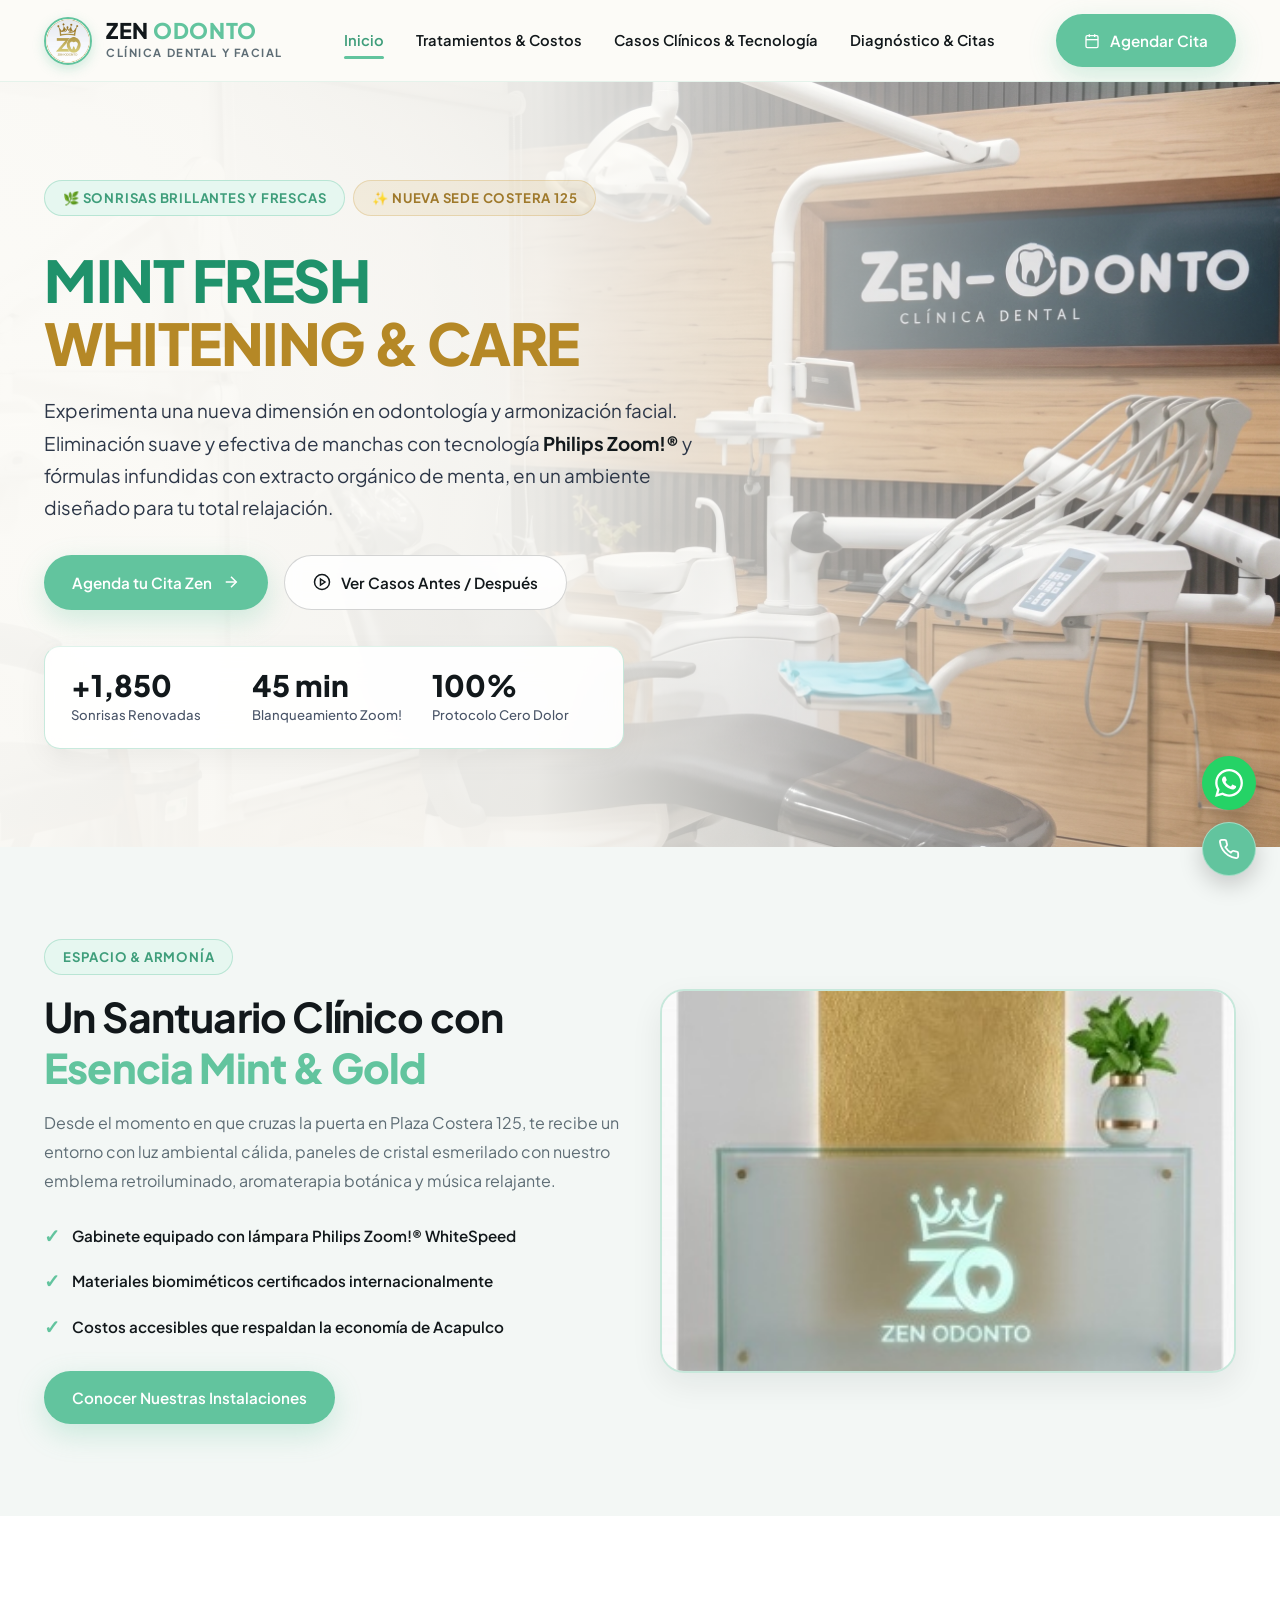
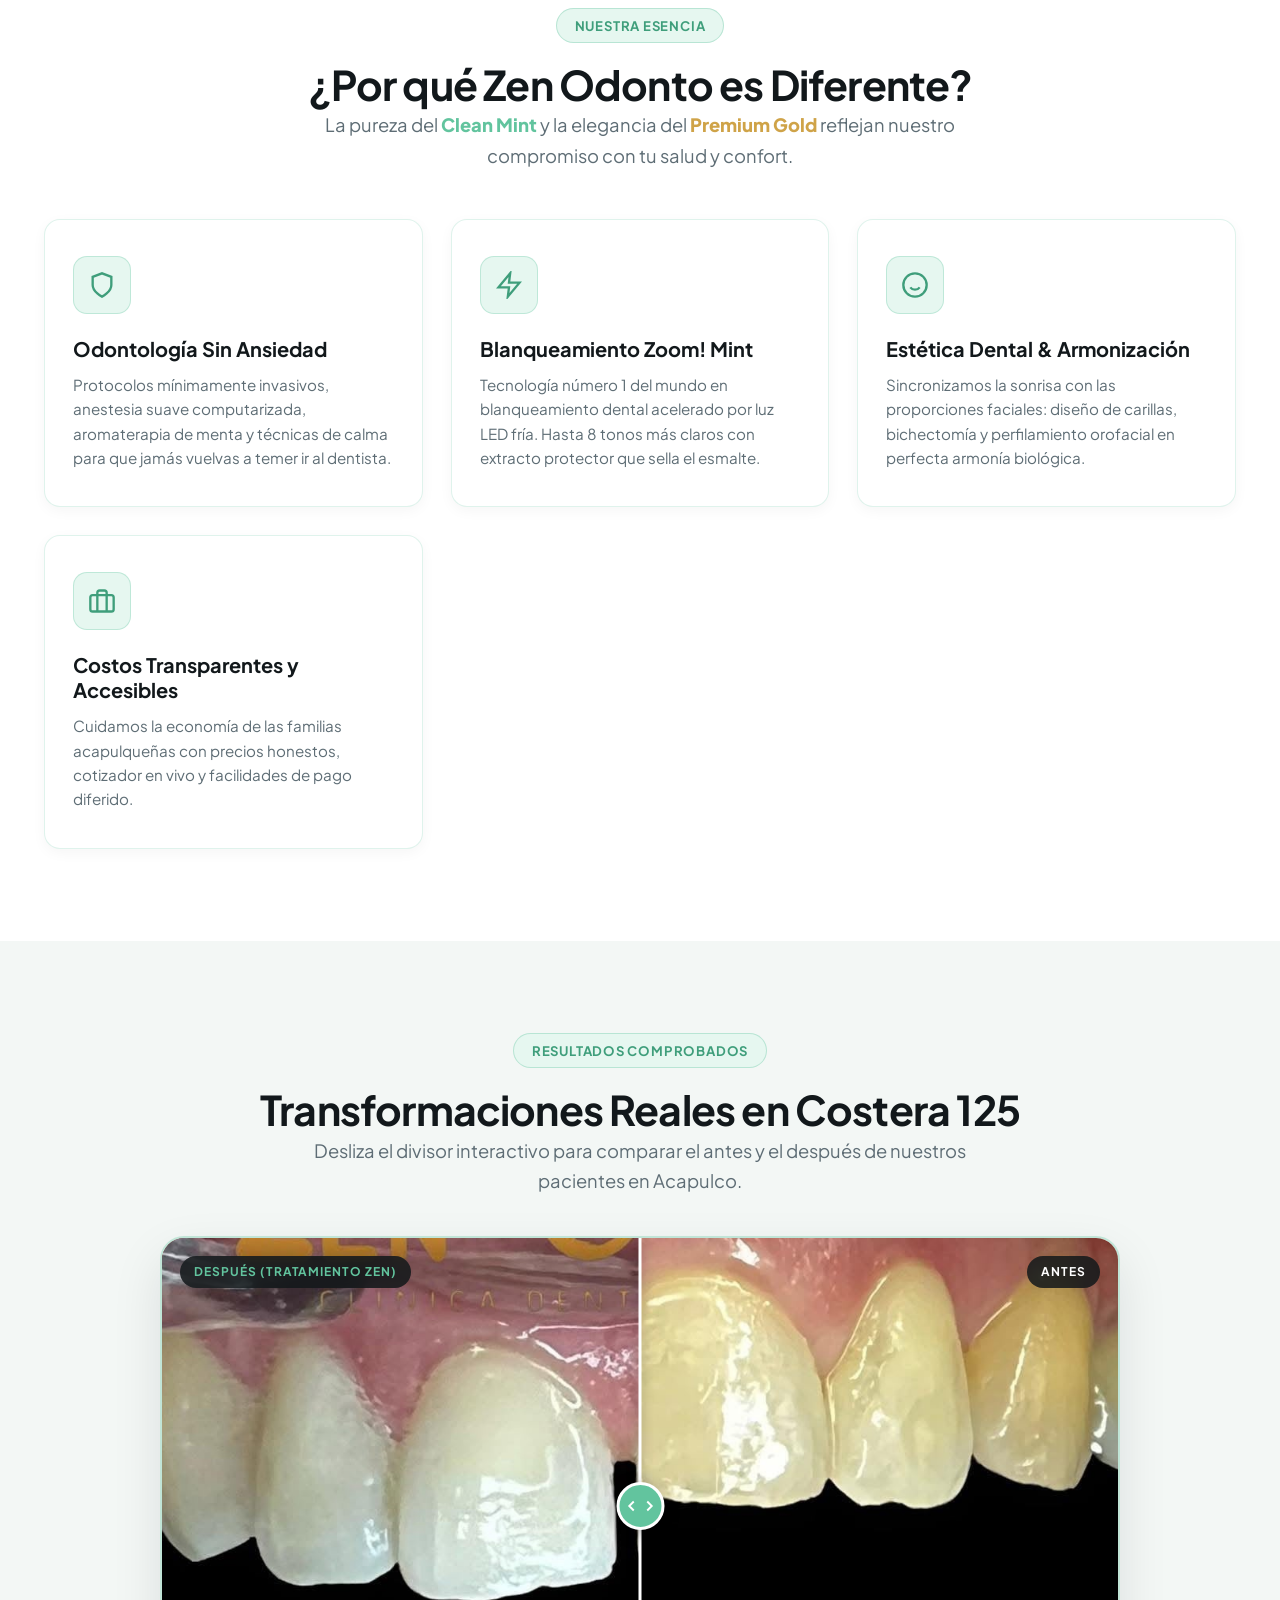
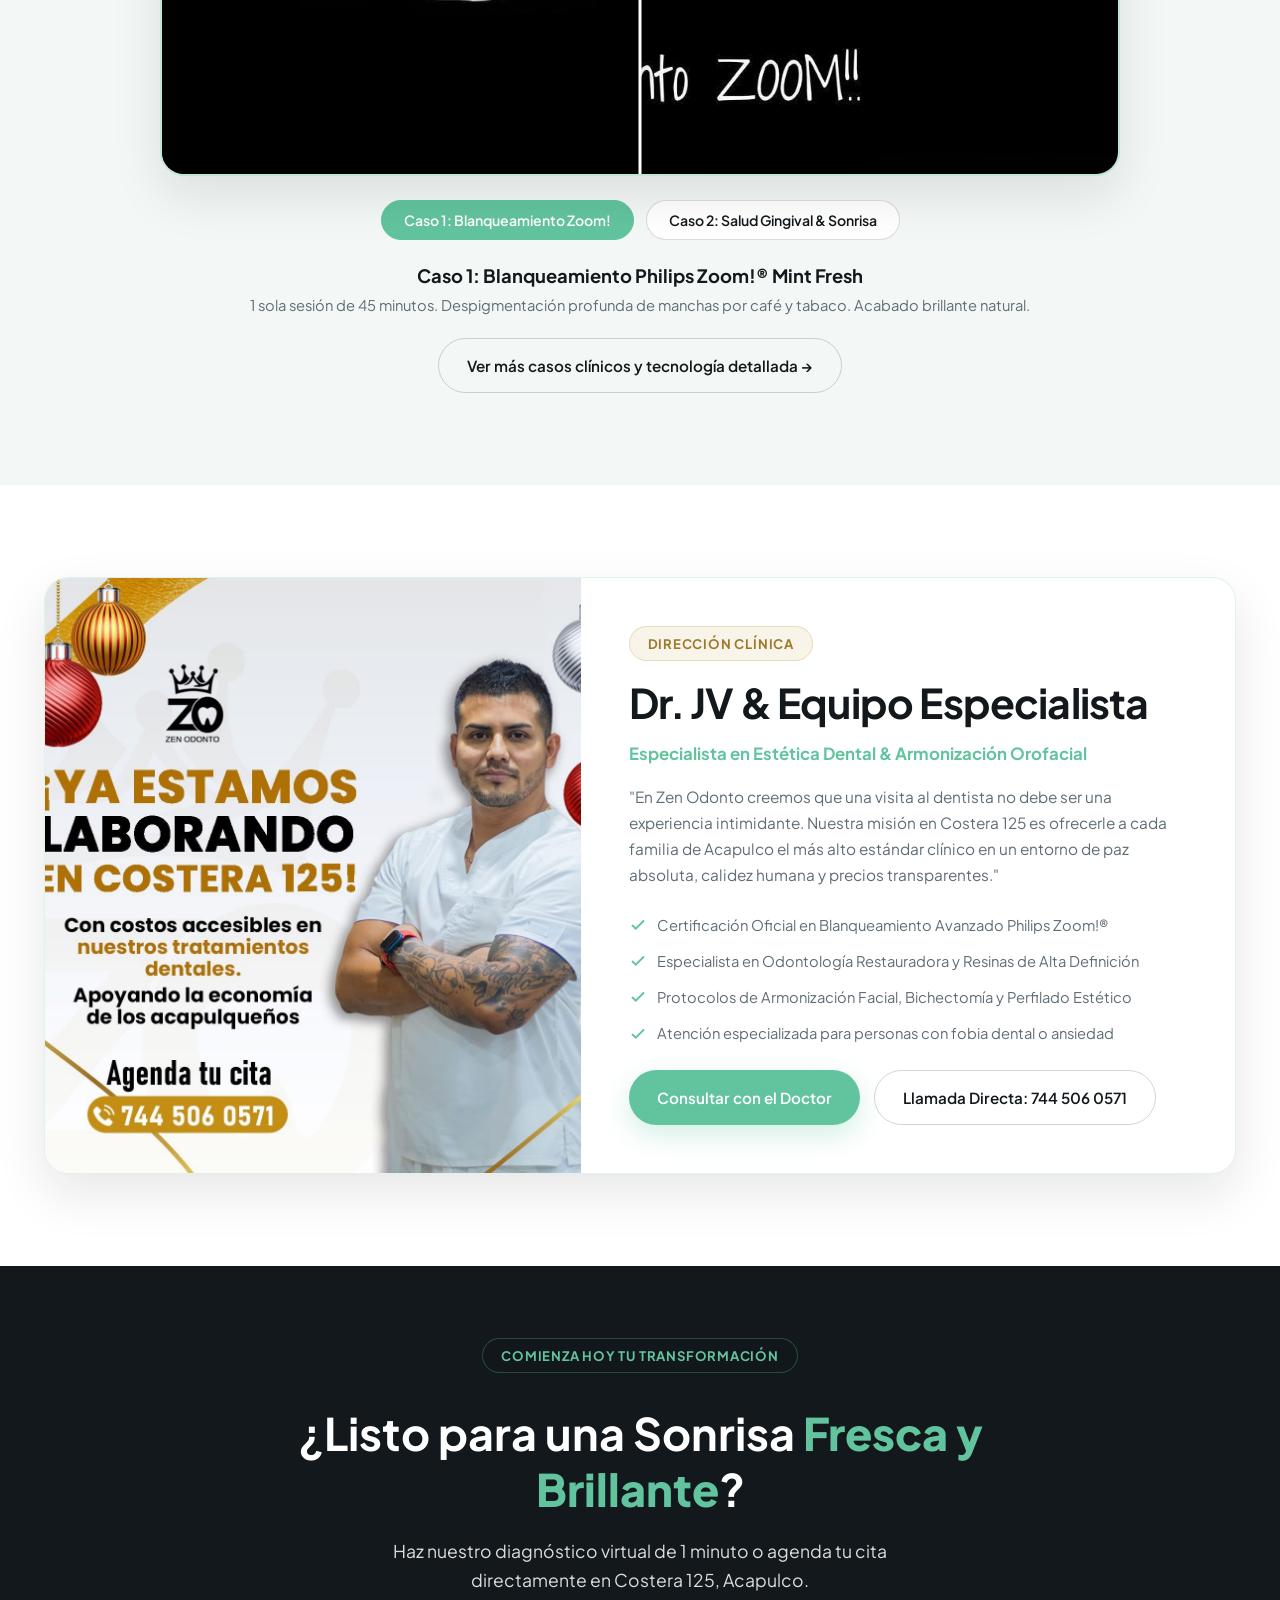
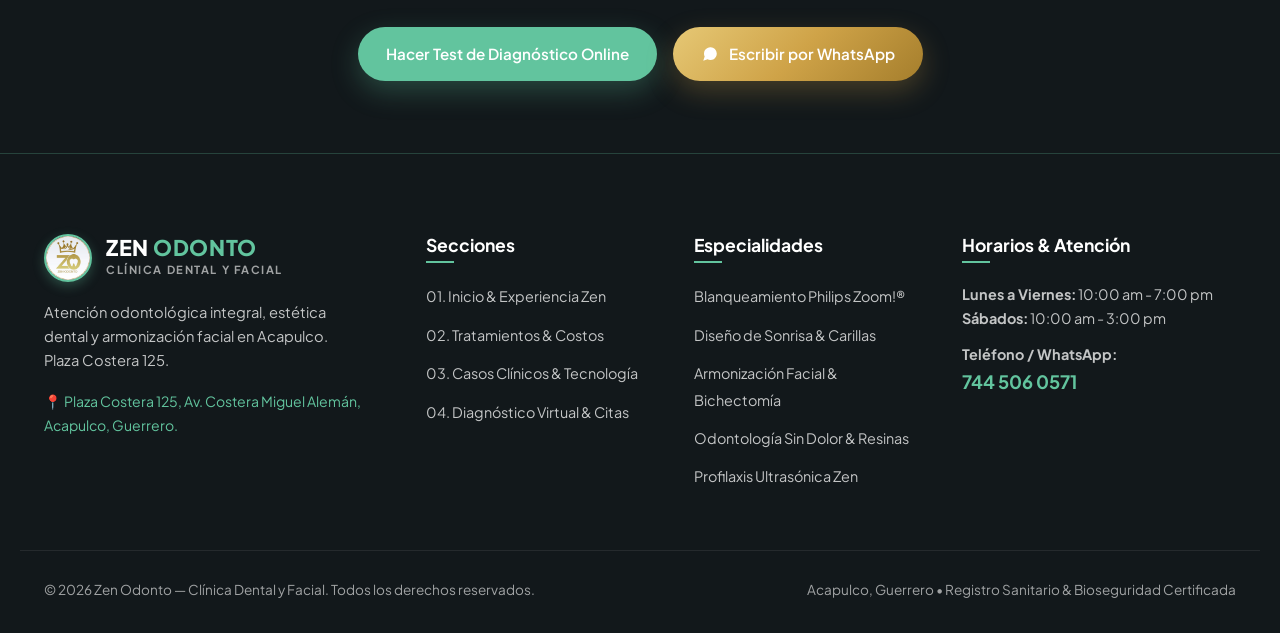
<file: index.html>
<!DOCTYPE html>
<html lang="es">
<head>
  <meta charset="UTF-8">
  <meta name="viewport" content="width=device-width, initial-scale=1.0">
  <title>Zen Odonto | Clínica Dental y Facial en Acapulco — Sonrisas Frescas y Brillantes</title>
  <meta name="description" content="Zen Odonto en Costera 125, Acapulco. Odontología moderna, blanqueamiento Philips Zoom!® Mint Fresh, diseño de sonrisa y armonización orofacial sin dolor.">
  
  <link rel="preconnect" href="https://fonts.googleapis.com">
  <link rel="preconnect" href="https://fonts.gstatic.com" crossorigin>
  <link href="https://fonts.googleapis.com/css2?family=Plus+Jakarta+Sans:wght@300;400;500;600;700;800&display=swap" rel="stylesheet">
  
  <link rel="stylesheet" href="assets/css/styles.css">
  <link rel="icon" type="image/jpeg" href="assets/images/logo.jpg">
</head>
<body>

  <!-- Navigation Bar -->
  <header class="site-navbar">
    <div class="container navbar-container">
      <a href="index.html" class="brand-wrapper">
        <img src="assets/images/logo.jpg" alt="Zen Odonto Logo" class="brand-logo-img">
        <div class="brand-text-block">
          <div class="brand-title">ZEN <span>ODONTO</span></div>
          <div class="brand-subtitle">Clínica Dental y Facial</div>
        </div>
      </a>

      <!-- Desktop Nav -->
      <nav class="nav-menu">
        <a href="index.html" class="nav-link active">Inicio</a>
        <a href="tratamientos.html" class="nav-link">Tratamientos & Costos</a>
        <a href="casos-clinicos.html" class="nav-link">Casos Clínicos & Tecnología</a>
        <a href="citas-contacto.html" class="nav-link">Diagnóstico & Citas</a>
      </nav>

      <div class="nav-actions">
        <a href="citas-contacto.html" class="btn btn-mint">
          <svg width="16" height="16" viewBox="0 0 24 24" fill="none" stroke="currentColor" stroke-width="2"><rect x="3" y="4" width="18" height="18" rx="2" ry="2"/><line x1="16" y1="2" x2="16" y2="6"/><line x1="8" y1="2" x2="8" y2="6"/><line x1="3" y1="10" x2="21" y2="10"/></svg>
          <span>Agendar Cita</span>
        </a>
        <button class="hamburger-btn" aria-label="Abrir Menú">
          <svg width="26" height="26" viewBox="0 0 24 24" fill="none" stroke="currentColor" stroke-width="2"><line x1="3" y1="12" x2="21" y2="12"/><line x1="3" y1="6" x2="21" y2="6"/><line x1="3" y1="18" x2="21" y2="18"/></svg>
        </button>
      </div>
    </div>
  </header>

  <!-- Mobile Menu Drawer -->
  <div class="mobile-overlay"></div>
  <aside class="mobile-drawer">
    <div class="drawer-header">
      <div class="brand-wrapper">
        <img src="assets/images/logo.jpg" alt="Zen Odonto" class="brand-logo-img">
        <div class="brand-text-block">
          <div class="brand-title">ZEN <span>ODONTO</span></div>
          <div class="brand-subtitle">Clínica Dental y Facial</div>
        </div>
      </div>
      <button class="drawer-close-btn" style="background:none;border:none;cursor:pointer;color:var(--pro-black);">
        <svg width="24" height="24" viewBox="0 0 24 24" fill="none" stroke="currentColor" stroke-width="2"><line x1="18" y1="6" x2="6" y2="18"/><line x1="6" y1="6" x2="18" y2="18"/></svg>
      </button>
    </div>
    <ul class="drawer-nav-list">
      <li><a href="index.html" class="drawer-nav-link active"><span>01. Inicio</span> <span>→</span></a></li>
      <li><a href="tratamientos.html" class="drawer-nav-link"><span>02. Tratamientos & Costos</span> <span>→</span></a></li>
      <li><a href="casos-clinicos.html" class="drawer-nav-link"><span>03. Casos Clínicos & Tecnología</span> <span>→</span></a></li>
      <li><a href="citas-contacto.html" class="drawer-nav-link"><span>04. Diagnóstico & Citas</span> <span>→</span></a></li>
    </ul>
    <div style="margin-top: auto; padding-top: 24px;">
      <a href="citas-contacto.html" class="btn btn-mint" style="width: 100%;">Reservar Cita en Costera 125</a>
      <p style="font-size: 0.8rem; color: var(--text-muted); text-align: center; margin-top: 12px;">Tel: 744 506 0571</p>
    </div>
  </aside>

  <!-- HERO SECTION (FULL SCREEN BACKGROUND IMAGE) -->
  <section class="hero-home hero-fullscreen-bg">
    <div class="hero-bg-media">
      <picture>
        <source srcset="assets/images/zen-odonto-fachada.webp" type="image/webp">
        <img src="assets/images/zen-odonto-fachada.jpg" alt="Zen Odonto Clínica Dental y Facial - Fachada e Instalaciones" class="hero-bg-img">
      </picture>
      <div class="hero-bg-overlay"></div>
    </div>

    <div class="container hero-home-container">
      <div class="hero-content-box">
        <div class="hero-tag-pills">
          <span class="zen-badge">🌿 Sonrisas Brillantes y Frescas</span>
          <span class="zen-badge badge-gold">✨ Nueva Sede Costera 125</span>
        </div>
        <h1 class="heading-xl hero-title-light">
          <span class="title-mint">MINT FRESH</span> <br>
          <span class="title-gold">WHITENING & CARE</span>
        </h1>
        <p class="hero-description-light">
          Experimenta una nueva dimensión en odontología y armonización facial. Eliminación suave y efectiva de manchas con tecnología <strong>Philips Zoom!®</strong> y fórmulas infundidas con extracto orgánico de menta, en un ambiente diseñado para tu total relajación.
        </p>

        <div class="hero-cta-group">
          <a href="citas-contacto.html" class="btn btn-mint">
            <span>Agenda tu Cita Zen</span>
            <svg width="18" height="18" viewBox="0 0 24 24" fill="none" stroke="currentColor" stroke-width="2"><line x1="5" y1="12" x2="19" y2="12"/><polyline points="12 5 19 12 12 19"/></svg>
          </a>
          <a href="casos-clinicos.html" class="btn btn-outline" style="background: rgba(255, 255, 255, 0.85); backdrop-filter: blur(8px);">
            <svg width="18" height="18" viewBox="0 0 24 24" fill="none" stroke="currentColor" stroke-width="2"><circle cx="12" cy="12" r="10"/><polygon points="10 8 16 12 10 16 10 8"/></svg>
            <span>Ver Casos Antes / Después</span>
          </a>
        </div>

        <div class="hero-stats-row hero-stats-glass-light">
          <div class="stat-item">
            <span class="stat-num text-mint">+1,850</span>
            <span class="stat-label">Sonrisas Renovadas</span>
          </div>
          <div class="stat-item">
            <span class="stat-num text-gold">45 min</span>
            <span class="stat-label">Blanqueamiento Zoom!</span>
          </div>
          <div class="stat-item">
            <span class="stat-num">100%</span>
            <span class="stat-label">Protocolo Cero Dolor</span>
          </div>
        </div>
      </div>
    </div>
  </section>

  <!-- MÓDULO VISUAL: LA CLÍNICA & RECEPCIÓN ZEN -->
  <section class="section-padding" style="background: var(--canvas-alt);">
    <div class="container">
      <div style="display: grid; grid-template-columns: 1fr 1fr; gap: 40px; align-items: center;">
        <div>
          <span class="zen-badge">Espacio & Armonía</span>
          <h2 class="heading-lg" style="margin-bottom: 16px;">
            Un Santuario Clínico con <span class="title-mint">Esencia Mint & Gold</span>
          </h2>
          <p style="color: var(--text-muted); font-size: 1rem; line-height: 1.8; margin-bottom: 24px;">
            Desde el momento en que cruzas la puerta en Plaza Costera 125, te recibe un entorno con luz ambiental cálida, paneles de cristal esmerilado con nuestro emblema retroiluminado, aromaterapia botánica y música relajante.
          </p>
          <div style="display: flex; flex-direction: column; gap: 14px; margin-bottom: 28px;">
            <div style="display: flex; align-items: center; gap: 12px;">
              <span style="color: var(--clean-mint); font-weight: 800; font-size: 1.2rem;">✓</span>
              <span style="font-size: 0.95rem; color: var(--pro-black); font-weight: 600;">Gabinete equipado con lámpara Philips Zoom!® WhiteSpeed</span>
            </div>
            <div style="display: flex; align-items: center; gap: 12px;">
              <span style="color: var(--clean-mint); font-weight: 800; font-size: 1.2rem;">✓</span>
              <span style="font-size: 0.95rem; color: var(--pro-black); font-weight: 600;">Materiales biomiméticos certificados internacionalmente</span>
            </div>
            <div style="display: flex; align-items: center; gap: 12px;">
              <span style="color: var(--clean-mint); font-weight: 800; font-size: 1.2rem;">✓</span>
              <span style="font-size: 0.95rem; color: var(--pro-black); font-weight: 600;">Costos accesibles que respaldan la economía de Acapulco</span>
            </div>
          </div>
          <a href="citas-contacto.html" class="btn btn-mint">Conocer Nuestras Instalaciones</a>
        </div>
        <div style="border-radius: var(--radius-lg); overflow: hidden; border: 2px solid rgba(98, 196, 158, 0.3); box-shadow: var(--shadow-md);">
          <img src="assets/images/reception-desk.jpg" alt="Recepción Zen Odonto Costera 125 con letrero iluminado Mint & Gold" style="width: 100%; height: 380px; object-fit: cover;">
        </div>
      </div>
    </div>
  </section>

  <!-- FILOSOFÍA ZEN: 4 PILARES QUE NOS DIFERENCIAN -->
  <section class="section-padding" style="background: #FFFFFF;">
    <div class="container">
      <div class="text-center">
        <span class="zen-badge">Nuestra Esencia</span>
        <h2 class="heading-lg">¿Por qué Zen Odonto es Diferente?</h2>
        <p class="lead-text">
          La pureza del <span class="title-mint">Clean Mint</span> y la elegancia del <span class="title-gold">Premium Gold</span> reflejan nuestro compromiso con tu salud y confort.
        </p>
      </div>

      <div class="zen-pillars-grid">
        <div class="pillar-card">
          <div class="pillar-icon-box">
            <svg width="28" height="28" viewBox="0 0 24 24" fill="none" stroke="currentColor" stroke-width="2"><path d="M12 22s8-4 8-10V5l-8-3-8 3v7c0 6 8 10 8 10z"/></svg>
          </div>
          <h3 class="pillar-title">Odontología Sin Ansiedad</h3>
          <p class="pillar-desc">
            Protocolos mínimamente invasivos, anestesia suave computarizada, aromaterapia de menta y técnicas de calma para que jamás vuelvas a temer ir al dentista.
          </p>
        </div>

        <div class="pillar-card">
          <div class="pillar-icon-box">
            <svg width="28" height="28" viewBox="0 0 24 24" fill="none" stroke="currentColor" stroke-width="2"><polygon points="13 2 3 14 12 14 11 22 21 10 12 10 13 2"/></svg>
          </div>
          <h3 class="pillar-title">Blanqueamiento Zoom! Mint</h3>
          <p class="pillar-desc">
            Tecnología número 1 del mundo en blanqueamiento dental acelerado por luz LED fría. Hasta 8 tonos más claros con extracto protector que sella el esmalte.
          </p>
        </div>

        <div class="pillar-card">
          <div class="pillar-icon-box">
            <svg width="28" height="28" viewBox="0 0 24 24" fill="none" stroke="currentColor" stroke-width="2"><circle cx="12" cy="12" r="10"/><path d="M8 14s1.5 2 4 2 4-2 4-2"/><line x1="9" y1="9" x2="9.01" y2="9"/><line x1="15" y1="9" x2="15.01" y2="9"/></svg>
          </div>
          <h3 class="pillar-title">Estética Dental & Armonización</h3>
          <p class="pillar-desc">
            Sincronizamos la sonrisa con las proporciones faciales: diseño de carillas, bichectomía y perfilamiento orofacial en perfecta armonía biológica.
          </p>
        </div>

        <div class="pillar-card">
          <div class="pillar-icon-box">
            <svg width="28" height="28" viewBox="0 0 24 24" fill="none" stroke="currentColor" stroke-width="2"><rect x="2" y="7" width="20" height="14" rx="2" ry="2"/><path d="M16 21V5a2 2 0 0 0-2-2h-4a2 2 0 0 0-2 2v16"/></svg>
          </div>
          <h3 class="pillar-title">Costos Transparentes y Accesibles</h3>
          <p class="pillar-desc">
            Cuidamos la economía de las familias acapulqueñas con precios honestos, cotizador en vivo y facilidades de pago diferido.
          </p>
        </div>
      </div>
    </div>
  </section>

  <!-- INTERACTIVE SPOTLIGHT: ANTES Y DESPUÉS PREVIEW -->
  <section class="section-padding ba-section" style="background: var(--canvas-alt);">
    <div class="container">
      <div class="text-center" style="margin-bottom: 40px;">
        <span class="zen-badge">Resultados Comprobados</span>
        <h2 class="heading-lg">Transformaciones Reales en Costera 125</h2>
        <p class="lead-text">
          Desliza el divisor interactivo para comparar el antes y el después de nuestros pacientes en Acapulco.
        </p>
      </div>

      <div class="ba-container-wrapper">
        <div class="ba-slider-container" id="baSliderContainer">
          <img src="assets/images/case1-before.jpg" alt="Antes del tratamiento" class="ba-image ba-image-before">
          <div class="ba-image-after-wrap">
            <img src="assets/images/case1-after.jpg" alt="Después del tratamiento" class="ba-image ba-image-after">
          </div>
          <div class="ba-divider">
            <div class="ba-handle">
              <svg width="18" height="18" viewBox="0 0 24 24" fill="none" stroke="currentColor" stroke-width="2.5"><polyline points="15 18 9 12 15 6"/></svg>
              <svg width="18" height="18" viewBox="0 0 24 24" fill="none" stroke="currentColor" stroke-width="2.5"><polyline points="9 18 15 12 9 6"/></svg>
            </div>
          </div>
          <span class="ba-label ba-label-after">DESPUÉS (TRATAMIENTO ZEN)</span>
          <span class="ba-label ba-label-before">ANTES</span>
        </div>

        <div class="ba-cases-nav">
          <button class="ba-case-btn active" 
                  data-before="assets/images/case1-before.jpg" 
                  data-after="assets/images/case1-after.jpg"
                  data-title="Caso 1: Blanqueamiento Philips Zoom!® Mint Fresh"
                  data-desc="1 sola sesión de 45 minutos. Despigmentación profunda de manchas por café y tabaco. Acabado brillante natural.">
            Caso 1: Blanqueamiento Zoom!
          </button>
          <button class="ba-case-btn" 
                  data-before="assets/images/case2-before.jpg" 
                  data-after="assets/images/case2-after.jpg"
                  data-title="Caso 2: Profilaxis Ultrasónica & Restauración Estética"
                  data-desc="Limpieza periodontal profunda, remoción de sarro y pulido dental con pasta microabrasiva relajante.">
            Caso 2: Salud Gingival & Sonrisa
          </button>
        </div>

        <div style="text-align: center; margin-top: 24px;">
          <h4 id="baCaseTitle" style="font-size: 1.15rem; color: var(--pro-black); margin-bottom: 6px;">Caso 1: Blanqueamiento Philips Zoom!® Mint Fresh</h4>
          <p id="baCaseDesc" style="font-size: 0.92rem; color: var(--text-muted); margin-bottom: 20px;">1 sola sesión de 45 minutos. Despigmentación profunda de manchas por café y tabaco. Acabado brillante natural.</p>
          <a href="casos-clinicos.html" class="btn btn-outline">Ver más casos clínicos y tecnología detallada →</a>
        </div>
      </div>
    </div>
  </section>

  <!-- CONOCE AL DOCTOR & EQUIPO ZEN -->
  <section class="section-padding" style="background: #FFFFFF;">
    <div class="container">
      <div class="dr-feature-card">
        <div class="dr-img-container">
          <img src="assets/images/dr-white.jpg" alt="Doctor Especialista en Zen Odonto Costera 125 Acapulco">
        </div>
        <div class="dr-info-content">
          <span class="zen-badge badge-gold">Dirección Clínica</span>
          <h2 class="heading-lg" style="margin-bottom: 12px;">Dr. JV & Equipo Especialista</h2>
          <p style="color: var(--clean-mint); font-weight: 700; font-size: 1.05rem; margin-bottom: 16px;">
            Especialista en Estética Dental & Armonización Orofacial
          </p>
          <p style="color: var(--text-muted); font-size: 0.96rem; line-height: 1.7; margin-bottom: 20px;">
            "En Zen Odonto creemos que una visita al dentista no debe ser una experiencia intimidante. Nuestra misión en Costera 125 es ofrecerle a cada familia de Acapulco el más alto estándar clínico en un entorno de paz absoluta, calidez humana y precios transparentes."
          </p>

          <div class="dr-credentials-list">
            <div class="dr-cred-item">
              <svg width="18" height="18" viewBox="0 0 24 24" fill="none" stroke="currentColor" stroke-width="2.5"><polyline points="20 6 9 17 4 12"/></svg>
              <span>Certificación Oficial en Blanqueamiento Avanzado Philips Zoom!®</span>
            </div>
            <div class="dr-cred-item">
              <svg width="18" height="18" viewBox="0 0 24 24" fill="none" stroke="currentColor" stroke-width="2.5"><polyline points="20 6 9 17 4 12"/></svg>
              <span>Especialista en Odontología Restauradora y Resinas de Alta Definición</span>
            </div>
            <div class="dr-cred-item">
              <svg width="18" height="18" viewBox="0 0 24 24" fill="none" stroke="currentColor" stroke-width="2.5"><polyline points="20 6 9 17 4 12"/></svg>
              <span>Protocolos de Armonización Facial, Bichectomía y Perfilado Estético</span>
            </div>
            <div class="dr-cred-item">
              <svg width="18" height="18" viewBox="0 0 24 24" fill="none" stroke="currentColor" stroke-width="2.5"><polyline points="20 6 9 17 4 12"/></svg>
              <span>Atención especializada para personas con fobia dental o ansiedad</span>
            </div>
          </div>

          <div style="display: flex; gap: 14px; flex-wrap: wrap;">
            <a href="citas-contacto.html" class="btn btn-mint">Consultar con el Doctor</a>
            <a href="tel:7445060571" class="btn btn-outline">Llamada Directa: 744 506 0571</a>
          </div>
        </div>
      </div>
    </div>
  </section>

  <!-- BANNER CTA FINAL -->
  <section style="background: var(--pro-black); color: #FFFFFF; padding: 72px 0; text-align: center;">
    <div class="container">
      <span class="zen-badge badge-dark">Comienza Hoy Tu Transformación</span>
      <h2 style="color: #FFFFFF; font-size: clamp(2rem, 3.5vw, 2.8rem); margin: 16px auto 20px; max-width: 720px;">
        ¿Listo para una Sonrisa <span class="title-mint">Fresca y Brillante</span>?
      </h2>
      <p style="color: rgba(255, 255, 255, 0.85); font-size: 1.1rem; max-width: 600px; margin: 0 auto 32px;">
        Haz nuestro diagnóstico virtual de 1 minuto o agenda tu cita directamente en Costera 125, Acapulco.
      </p>
      <div style="display: flex; justify-content: center; gap: 16px; flex-wrap: wrap;">
        <a href="citas-contacto.html" class="btn btn-mint">Hacer Test de Diagnóstico Online</a>
        <a href="https://wa.me/527445060571?text=Hola%20Zen%20Odonto,%20deseo%20agendar%20una%20cita%20en%20Costera%20125" target="_blank" class="btn btn-gold">
          <svg width="18" height="18" viewBox="0 0 24 24" fill="currentColor"><path d="M21 11.5a8.38 8.38 0 0 1-.9 3.8 8.5 8.5 0 0 1-7.6 4.7 8.38 8.38 0 0 1-3.8-.9L3 21l1.9-5.7a8.38 8.38 0 0 1-.9-3.8 8.5 8.5 0 0 1 4.7-7.6 8.38 8.38 0 0 1 3.8-.9h.5a8.48 8.48 0 0 1 8 8v.5z"/></svg>
          <span>Escribir por WhatsApp</span>
        </a>
      </div>
    </div>
  </section>

  <!-- FOOTER -->
  <footer class="site-footer">
    <div class="container footer-grid">
      <div class="footer-brand">
        <div class="brand-wrapper">
          <img src="assets/images/logo.jpg" alt="Zen Odonto" class="brand-logo-img">
          <div class="brand-text-block">
            <div class="brand-title" style="color:#FFF;">ZEN <span style="color:var(--clean-mint);">ODONTO</span></div>
            <div class="brand-subtitle" style="color:rgba(255,255,255,0.6);">Clínica Dental y Facial</div>
          </div>
        </div>
        <p>
          Atención odontológica integral, estética dental y armonización facial en Acapulco. Plaza Costera 125.
        </p>
        <div style="font-size: 0.88rem; color: var(--clean-mint);">
          📍 Plaza Costera 125, Av. Costera Miguel Alemán, Acapulco, Guerrero.
        </div>
      </div>

      <div>
        <h4 class="footer-title">Secciones</h4>
        <ul class="footer-links">
          <li><a href="index.html">01. Inicio & Experiencia Zen</a></li>
          <li><a href="tratamientos.html">02. Tratamientos & Costos</a></li>
          <li><a href="casos-clinicos.html">03. Casos Clínicos & Tecnología</a></li>
          <li><a href="citas-contacto.html">04. Diagnóstico Virtual & Citas</a></li>
        </ul>
      </div>

      <div>
        <h4 class="footer-title">Especialidades</h4>
        <ul class="footer-links">
          <li><a href="tratamientos.html">Blanqueamiento Philips Zoom!®</a></li>
          <li><a href="tratamientos.html">Diseño de Sonrisa & Carillas</a></li>
          <li><a href="tratamientos.html">Armonización Facial & Bichectomía</a></li>
          <li><a href="tratamientos.html">Odontología Sin Dolor & Resinas</a></li>
          <li><a href="tratamientos.html">Profilaxis Ultrasónica Zen</a></li>
        </ul>
      </div>

      <div>
        <h4 class="footer-title">Horarios & Atención</h4>
        <p style="color: rgba(255,255,255,0.75); font-size: 0.9rem; margin-bottom: 12px;">
          <strong>Lunes a Viernes:</strong> 10:00 am - 7:00 pm<br>
          <strong>Sábados:</strong> 10:00 am - 3:00 pm
        </p>
        <p style="font-size: 0.9rem; color: rgba(255,255,255,0.75);">
          <strong>Teléfono / WhatsApp:</strong><br>
          <a href="tel:7445060571" style="color: var(--clean-mint); font-weight: 700; font-size: 1.15rem;">744 506 0571</a>
        </p>
      </div>
    </div>

    <div class="container footer-bottom">
      <div>&copy; 2026 Zen Odonto — Clínica Dental y Facial. Todos los derechos reservados.</div>
      <div>Acapulco, Guerrero • Registro Sanitario & Bioseguridad Certificada</div>
    </div>
  </footer>

  <!-- FLOATING ACTIONS -->
  <div class="floating-actions">
    <a href="https://wa.me/527445060571?text=Hola%20Zen%20Odonto,%20quisiera%20pedir%20informes%20de%20sus%20servicios" target="_blank" class="float-btn float-whatsapp" aria-label="WhatsApp Zen Odonto">
      <svg width="28" height="28" viewBox="0 0 24 24" fill="currentColor"><path d="M.057 24l1.687-6.163c-1.041-1.804-1.588-3.849-1.587-5.946.003-6.556 5.338-11.891 11.893-11.891 3.181.001 6.167 1.24 8.413 3.488 2.245 2.248 3.481 5.236 3.48 8.414-.003 6.557-5.338 11.892-11.893 11.892-1.99-.001-3.951-.5-5.688-1.448l-6.305 1.654zm6.597-3.807c1.676.995 3.276 1.591 5.392 1.592 5.448 0 9.886-4.434 9.889-9.885.002-5.462-4.415-9.89-9.881-9.892-5.452 0-9.887 4.434-9.889 9.884-.001 2.225.651 3.891 1.746 5.634l-.999 3.648 3.742-.981zm11.387-5.464c-.074-.124-.272-.198-.57-.347-.297-.149-1.758-.868-2.031-.967-.272-.099-.47-.149-.669.149-.198.297-.768.967-.941 1.165-.173.198-.347.223-.644.074-.297-.149-1.255-.462-2.39-1.475-.883-.788-1.48-1.761-1.653-2.059-.173-.297-.018-.458.13-.606.134-.133.297-.347.446-.521.151-.172.2-.296.3-.495.099-.198.05-.372-.025-.521-.075-.148-.669-1.611-.916-2.206-.242-.579-.487-.501-.669-.51l-.57-.01c-.198 0-.52.074-.792.372s-1.04 1.016-1.04 2.479 1.065 2.876 1.213 3.074c.149.198 2.095 3.2 5.076 4.487.709.306 1.263.489 1.694.626.712.226 1.36.194 1.872.118.571-.085 1.758-.719 2.006-1.413.248-.695.248-1.29.173-1.414z"/></svg>
      <span class="float-tooltip">Hablar por WhatsApp</span>
    </a>
    <a href="tel:7445060571" class="float-btn float-call" aria-label="Llamar a Zen Odonto">
      <svg width="22" height="22" viewBox="0 0 24 24" fill="none" stroke="currentColor" stroke-width="2"><path d="M22 16.92v3a2 2 0 0 1-2.18 2 19.79 19.79 0 0 1-8.63-3.07 19.5 19.5 0 0 1-6-6 19.79 19.79 0 0 1-3.07-8.67A2 2 0 0 1 4.11 2h3a2 2 0 0 1 2 1.72 12.84 12.84 0 0 0 .7 2.81 2 2 0 0 1-.45 2.11L8.09 9.91a16 16 0 0 0 6 6l1.27-1.27a2 2 0 0 1 2.11-.45 12.84 12.84 0 0 0 2.81.7A2 2 0 0 1 22 16.92z"/></svg>
      <span class="float-tooltip">Llamar: 744 506 0571</span>
    </a>
  </div>

  <script src="assets/js/main.js"></script>
  <script src="assets/js/slider.js"></script>
</body>
</html>
</file>
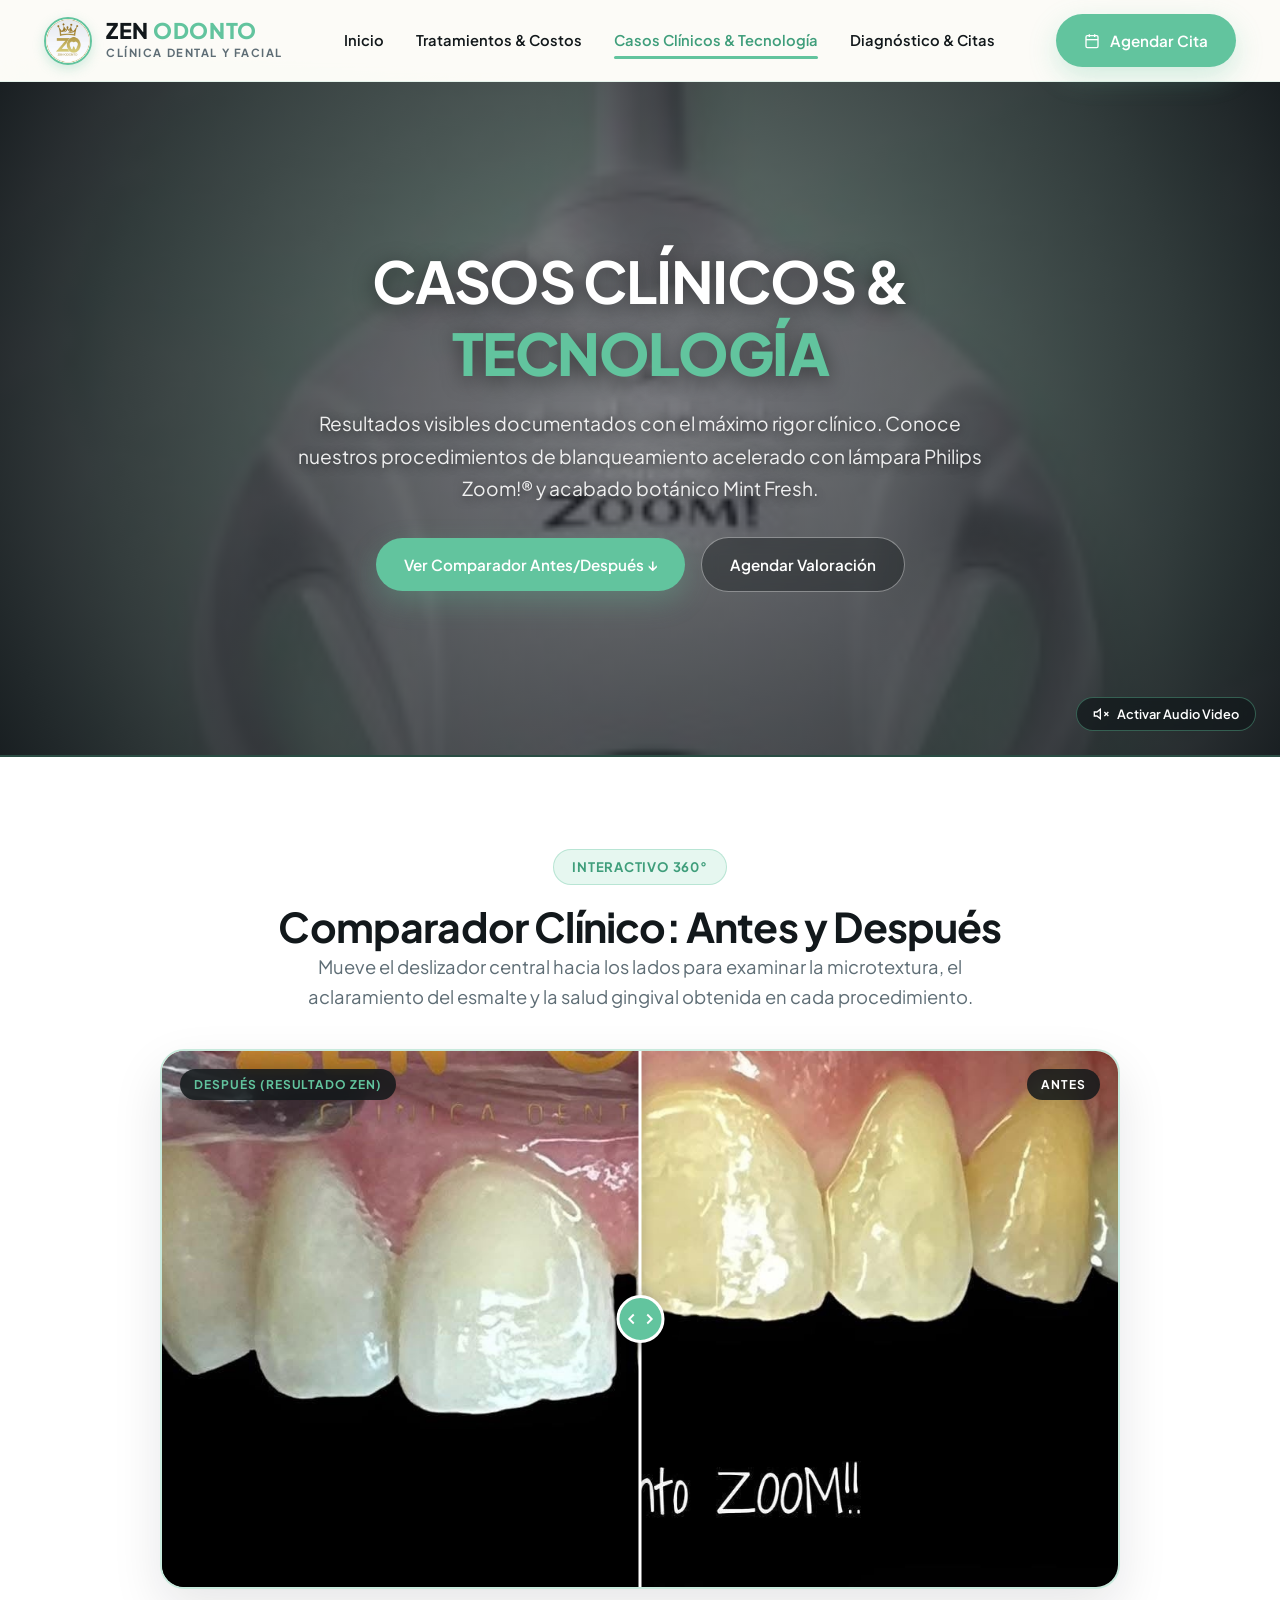
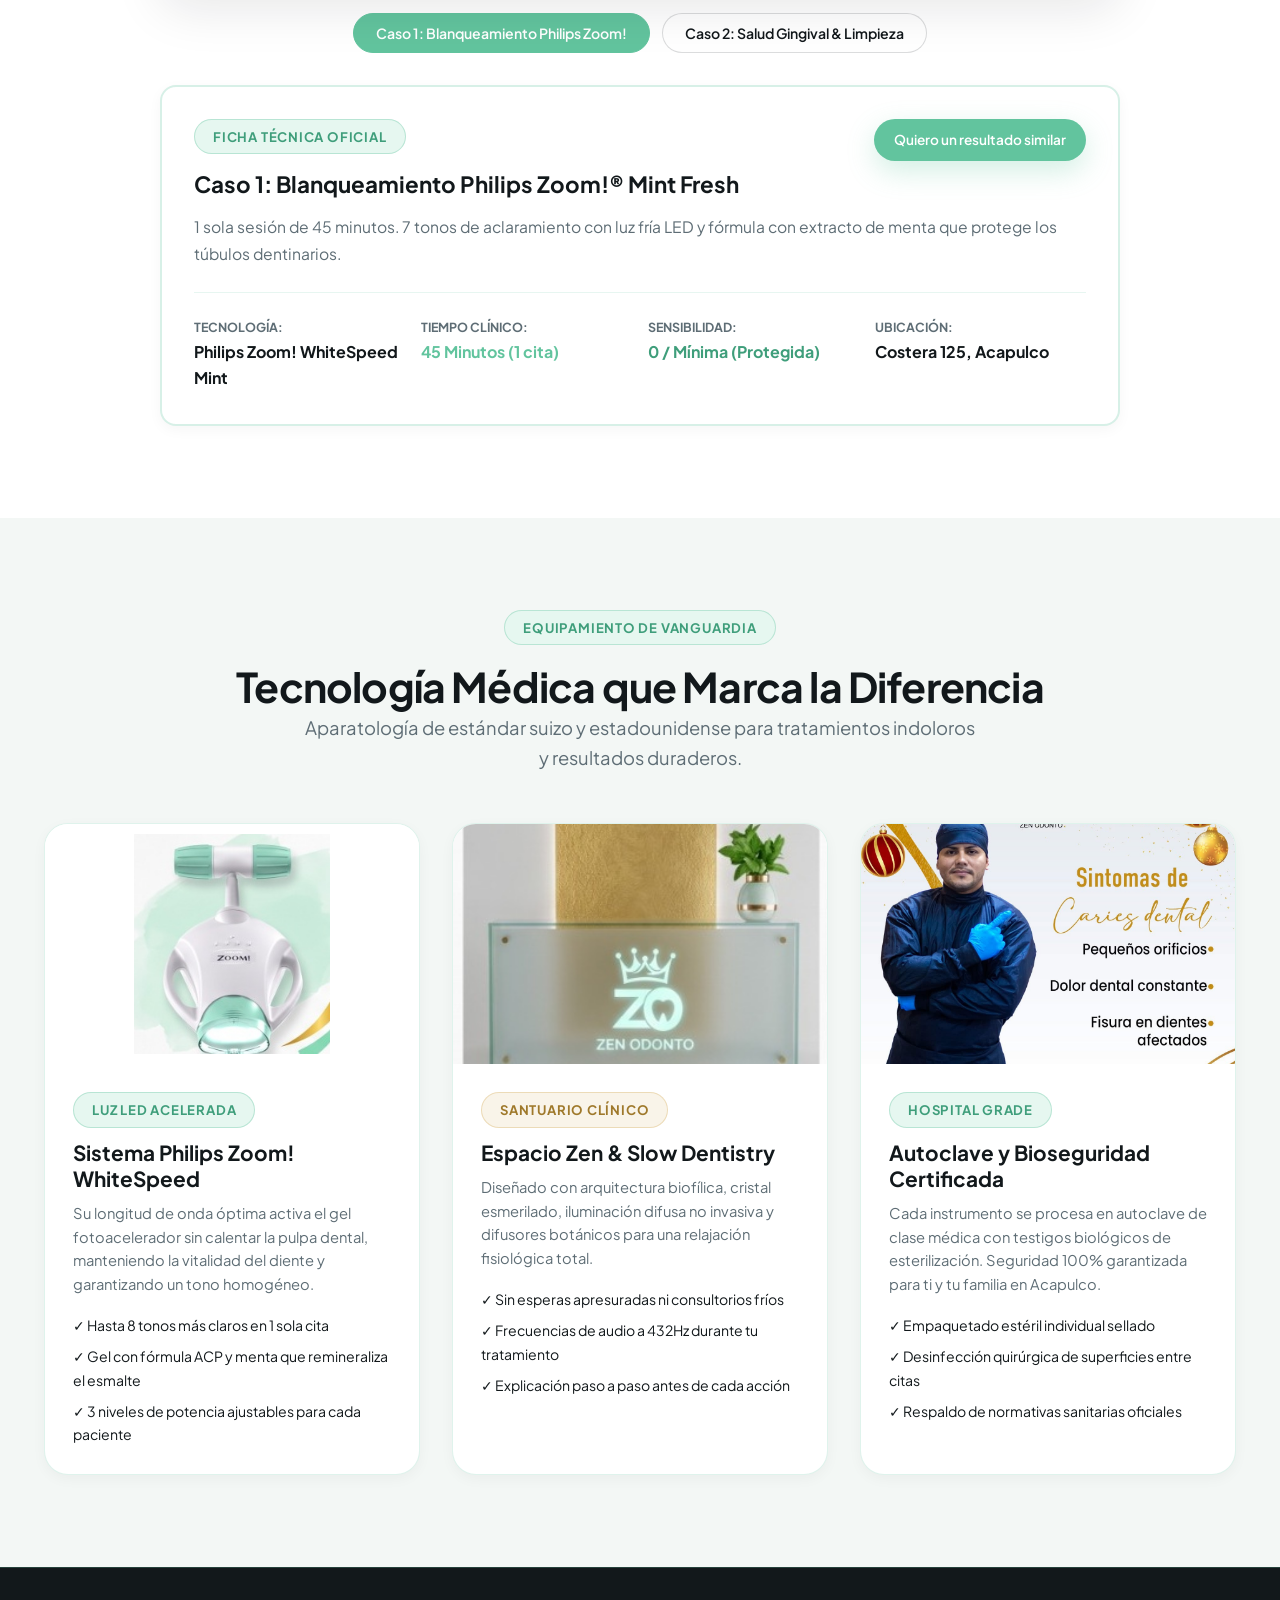
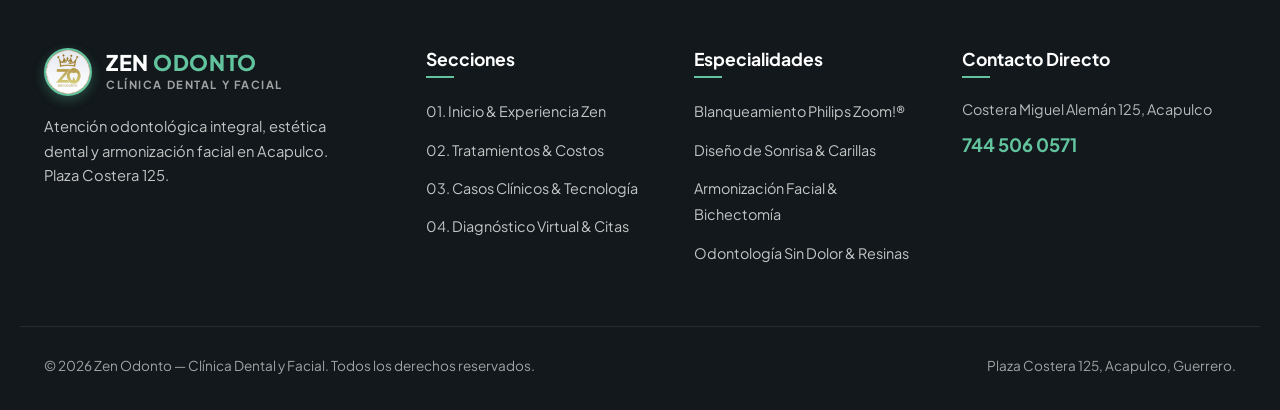
<file: casos-clinicos.html>
<!DOCTYPE html>
<html lang="es">
<head>
  <meta charset="UTF-8">
  <meta name="viewport" content="width=device-width, initial-scale=1.0">
  <title>Casos Clínicos & Tecnología | Zen Odonto Acapulco — Clean Mint Aesthetic</title>
  <meta name="description" content="Casos reales de antes y después en Zen Odonto Costera 125. Blanqueamiento Philips Zoom! Mint Fresh, tecnología de luz fría LED y slow dentistry.">
  
  <link rel="preconnect" href="https://fonts.googleapis.com">
  <link rel="preconnect" href="https://fonts.gstatic.com" crossorigin>
  <link href="https://fonts.googleapis.com/css2?family=Plus+Jakarta+Sans:wght@300;400;500;600;700;800&display=swap" rel="stylesheet">
  
  <link rel="stylesheet" href="assets/css/styles.css">
  <link rel="icon" type="image/jpeg" href="assets/images/logo.jpg">
</head>
<body>

  <!-- Navigation Bar -->
  <header class="site-navbar">
    <div class="container navbar-container">
      <a href="index.html" class="brand-wrapper">
        <img src="assets/images/logo.jpg" alt="Zen Odonto Logo" class="brand-logo-img">
        <div class="brand-text-block">
          <div class="brand-title">ZEN <span>ODONTO</span></div>
          <div class="brand-subtitle">Clínica Dental y Facial</div>
        </div>
      </a>

      <nav class="nav-menu">
        <a href="index.html" class="nav-link">Inicio</a>
        <a href="tratamientos.html" class="nav-link">Tratamientos & Costos</a>
        <a href="casos-clinicos.html" class="nav-link active">Casos Clínicos & Tecnología</a>
        <a href="citas-contacto.html" class="nav-link">Diagnóstico & Citas</a>
      </nav>

      <div class="nav-actions">
        <a href="citas-contacto.html" class="btn btn-mint">
          <svg width="16" height="16" viewBox="0 0 24 24" fill="none" stroke="currentColor" stroke-width="2"><rect x="3" y="4" width="18" height="18" rx="2" ry="2"/><line x1="16" y1="2" x2="16" y2="6"/><line x1="8" y1="2" x2="8" y2="6"/><line x1="3" y1="10" x2="21" y2="10"/></svg>
          <span>Agendar Cita</span>
        </a>
        <button class="hamburger-btn" aria-label="Abrir Menú">
          <svg width="26" height="26" viewBox="0 0 24 24" fill="none" stroke="currentColor" stroke-width="2"><line x1="3" y1="12" x2="21" y2="12"/><line x1="3" y1="6" x2="21" y2="6"/><line x1="3" y1="18" x2="21" y2="18"/></svg>
        </button>
      </div>
    </div>
  </header>

  <!-- Mobile Drawer -->
  <div class="mobile-overlay"></div>
  <aside class="mobile-drawer">
    <div class="drawer-header">
      <div class="brand-wrapper">
        <img src="assets/images/logo.jpg" alt="Zen Odonto" class="brand-logo-img">
        <div class="brand-text-block">
          <div class="brand-title">ZEN <span>ODONTO</span></div>
          <div class="brand-subtitle">Clínica Dental y Facial</div>
        </div>
      </div>
      <button class="drawer-close-btn" style="background:none;border:none;cursor:pointer;color:var(--pro-black);">
        <svg width="24" height="24" viewBox="0 0 24 24" fill="none" stroke="currentColor" stroke-width="2"><line x1="18" y1="6" x2="6" y2="18"/><line x1="6" y1="6" x2="18" y2="18"/></svg>
      </button>
    </div>
    <ul class="drawer-nav-list">
      <li><a href="index.html" class="drawer-nav-link"><span>01. Inicio</span> <span>→</span></a></li>
      <li><a href="tratamientos.html" class="drawer-nav-link"><span>02. Tratamientos & Costos</span> <span>→</span></a></li>
      <li><a href="casos-clinicos.html" class="drawer-nav-link active"><span>03. Casos Clínicos & Tecnología</span> <span>→</span></a></li>
      <li><a href="citas-contacto.html" class="drawer-nav-link"><span>04. Diagnóstico & Citas</span> <span>→</span></a></li>
    </ul>
    <div style="margin-top: auto; padding-top: 24px;">
      <a href="citas-contacto.html" class="btn btn-mint" style="width: 100%;">Reservar Cita en Costera 125</a>
    </div>
  </aside>

  <!-- FULL-SCREEN VIDEO HERO HEADER (VIDEO ZEN ODONTO 3) -->
  <section class="full-video-hero">
    <video class="full-video-hero-bg" autoplay muted loop playsinline poster="assets/images/zoom-mint-lamp.jpg" id="heroVideo3">
      <source src="assets/videos/zen-odonto-3.mp4" type="video/mp4">
      Tu navegador no soporta reproducción de video.
    </video>
    <div class="full-video-hero-overlay"></div>
    <div class="full-video-hero-content">
      <h1 class="heading-xl">
        CASOS CLÍNICOS & <span class="title-mint">TECNOLOGÍA</span>
      </h1>
      <p>
        Resultados visibles documentados con el máximo rigor clínico. Conoce nuestros procedimientos de blanqueamiento acelerado con lámpara Philips Zoom!® y acabado botánico Mint Fresh.
      </p>
      <div class="full-video-cta-group">
        <a href="#baSliderContainer" class="btn btn-mint">
          <span>Ver Comparador Antes/Después ↓</span>
        </a>
        <a href="citas-contacto.html" class="btn btn-outline" style="color: #FFF; border-color: rgba(255,255,255,0.4); background: rgba(18,24,27,0.4); backdrop-filter: blur(8px);">
          <span>Agendar Valoración</span>
        </a>
      </div>
    </div>
    <button class="video-audio-floating-btn" onclick="toggleHeroMute('heroVideo3', this)">
      <svg width="16" height="16" viewBox="0 0 24 24" fill="none" stroke="currentColor" stroke-width="2"><path d="M11 5L6 9H2v6h4l5 4V5z"/><line x1="23" y1="9" x2="17" y2="15"/><line x1="17" y1="9" x2="23" y2="15"/></svg>
      <span>Activar Audio Video</span>
    </button>
  </section>

  <!-- SECCIÓN INTERACTIVA ANTES / DESPUÉS -->
  <section class="section-padding ba-section">
    <div class="container">
      <div class="text-center" style="margin-bottom: 36px;">
        <span class="zen-badge">Interactivo 360°</span>
        <h2 class="heading-lg">Comparador Clínico: Antes y Después</h2>
        <p class="lead-text">
          Mueve el deslizador central hacia los lados para examinar la microtextura, el aclaramiento del esmalte y la salud gingival obtenida en cada procedimiento.
        </p>
      </div>

      <div class="ba-container-wrapper">
        <div class="ba-slider-container" id="baSliderContainer">
          <img src="assets/images/case1-before.jpg" alt="Antes del tratamiento" class="ba-image ba-image-before">
          <div class="ba-image-after-wrap">
            <img src="assets/images/case1-after.jpg" alt="Después del tratamiento" class="ba-image ba-image-after">
          </div>
          <div class="ba-divider">
            <div class="ba-handle">
              <svg width="18" height="18" viewBox="0 0 24 24" fill="none" stroke="currentColor" stroke-width="2.5"><polyline points="15 18 9 12 15 6"/></svg>
              <svg width="18" height="18" viewBox="0 0 24 24" fill="none" stroke="currentColor" stroke-width="2.5"><polyline points="9 18 15 12 9 6"/></svg>
            </div>
          </div>
          <span class="ba-label ba-label-after">DESPUÉS (RESULTADO ZEN)</span>
          <span class="ba-label ba-label-before">ANTES</span>
        </div>

        <div class="ba-cases-nav">
          <button class="ba-case-btn active" 
                  data-before="assets/images/case1-before.jpg" 
                  data-after="assets/images/case1-after.jpg"
                  data-title="Caso 1: Blanqueamiento Philips Zoom!® Mint Fresh"
                  data-desc="1 sola sesión de 45 minutos. 7 tonos de aclaramiento con luz fría LED y fórmula con extracto de menta que protege los túbulos dentinarios.">
            Caso 1: Blanqueamiento Philips Zoom!
          </button>
          <button class="ba-case-btn" 
                  data-before="assets/images/case2-before.jpg" 
                  data-after="assets/images/case2-after.jpg"
                  data-title="Caso 2: Profilaxis Ultrasónica & Restauración Estética"
                  data-desc="Remoción completa de sarro subgingival, descontaminación periodontal y pulido de alta reflexión.">
            Caso 2: Salud Gingival & Limpieza
          </button>
        </div>

        <!-- Ficha Técnica -->
        <div style="background: #FFF; border-radius: var(--radius-md); border: 2px solid rgba(98, 196, 158, 0.25); padding: 32px; margin-top: 32px; box-shadow: var(--shadow-sm);">
          <div style="display: flex; justify-content: space-between; align-items: flex-start; flex-wrap: wrap; gap: 16px; margin-bottom: 16px;">
            <div>
              <span class="zen-badge">Ficha Técnica Oficial</span>
              <h3 id="baCaseTitle" style="font-size: 1.4rem; color: var(--pro-black);">Caso 1: Blanqueamiento Philips Zoom!® Mint Fresh</h3>
            </div>
            <a href="citas-contacto.html" class="btn btn-mint" style="padding: 10px 20px; font-size: 0.85rem;">
              Quiero un resultado similar
            </a>
          </div>
          <p id="baCaseDesc" style="color: var(--text-muted); font-size: 0.98rem; line-height: 1.7; margin-bottom: 24px;">
            1 sola sesión de 45 minutos. 7 tonos de aclaramiento con luz fría LED y fórmula con extracto de menta que protege los túbulos dentinarios.
          </p>

          <div style="display: grid; grid-template-columns: repeat(auto-fit, minmax(200px, 1fr)); gap: 16px; padding-top: 20px; border-top: 1px solid rgba(98,196,158,0.15);">
            <div>
              <span style="font-size: 0.78rem; text-transform: uppercase; color: var(--text-muted); font-weight: 700;">Tecnología:</span>
              <div style="font-weight: 700; color: var(--pro-black);">Philips Zoom! WhiteSpeed Mint</div>
            </div>
            <div>
              <span style="font-size: 0.78rem; text-transform: uppercase; color: var(--text-muted); font-weight: 700;">Tiempo Clínico:</span>
              <div style="font-weight: 700; color: var(--clean-mint);">45 Minutos (1 cita)</div>
            </div>
            <div>
              <span style="font-size: 0.78rem; text-transform: uppercase; color: var(--text-muted); font-weight: 700;">Sensibilidad:</span>
              <div style="font-weight: 700; color: var(--mint-dark);">0 / Mínima (Protegida)</div>
            </div>
            <div>
              <span style="font-size: 0.78rem; text-transform: uppercase; color: var(--text-muted); font-weight: 700;">Ubicación:</span>
              <div style="font-weight: 700; color: var(--pro-black);">Costera 125, Acapulco</div>
            </div>
          </div>
        </div>

      </div>
    </div>
  </section>

  <!-- PABELLÓN DE TECNOLOGÍA CLÍNICA -->
  <section class="section-padding" style="background: var(--canvas-alt);">
    <div class="container">
      <div class="text-center" style="margin-bottom: 50px;">
        <span class="zen-badge">Equipamiento de Vanguardia</span>
        <h2 class="heading-lg">Tecnología Médica que Marca la Diferencia</h2>
        <p class="lead-text">
          Aparatología de estándar suizo y estadounidense para tratamientos indoloros y resultados duraderos.
        </p>
      </div>

      <div style="display: grid; grid-template-columns: repeat(auto-fit, minmax(320px, 1fr)); gap: 32px;">
        
        <!-- TECNOLOGÍA 1: LÁMPARA ZOOM MINT -->
        <div style="background: #FFF; border-radius: var(--radius-lg); border: 1px solid var(--card-border); overflow: hidden; box-shadow: var(--shadow-sm);">
          <div style="height: 240px; background: #FFF; overflow: hidden; display: flex; align-items: center; justify-content: center; padding: 10px;">
            <img src="assets/images/zoom-mint-lamp.jpg" alt="Lámpara Philips Zoom con acentos Clean Mint" style="height: 100%; object-fit: contain;">
          </div>
          <div style="padding: 28px;">
            <span class="zen-badge" style="margin-bottom: 12px;">Luz LED Acelerada</span>
            <h3 style="font-size: 1.3rem; margin-bottom: 10px;">Sistema Philips Zoom! WhiteSpeed</h3>
            <p style="color: var(--text-muted); font-size: 0.92rem; line-height: 1.6; margin-bottom: 18px;">
              Su longitud de onda óptima activa el gel fotoacelerador sin calentar la pulpa dental, manteniendo la vitalidad del diente y garantizando un tono homogéneo.
            </p>
            <ul style="display: flex; flex-direction: column; gap: 8px; font-size: 0.88rem; color: var(--pro-black);">
              <li>✓ Hasta 8 tonos más claros en 1 sola cita</li>
              <li>✓ Gel con fórmula ACP y menta que remineraliza el esmalte</li>
              <li>✓ 3 niveles de potencia ajustables para cada paciente</li>
            </ul>
          </div>
        </div>

        <!-- TECNOLOGÍA 2: RECEPCIÓN Y GABINETE ZEN -->
        <div style="background: #FFF; border-radius: var(--radius-lg); border: 1px solid var(--card-border); overflow: hidden; box-shadow: var(--shadow-sm);">
          <div style="height: 240px; background: #FFF; overflow: hidden;">
            <img src="assets/images/reception-desk.jpg" alt="Recepción con panel esmerilado Zen Odonto" style="width: 100%; height: 100%; object-fit: cover;">
          </div>
          <div style="padding: 28px;">
            <span class="zen-badge badge-gold" style="margin-bottom: 12px;">Santuario Clínico</span>
            <h3 style="font-size: 1.3rem; margin-bottom: 10px;">Espacio Zen & Slow Dentistry</h3>
            <p style="color: var(--text-muted); font-size: 0.92rem; line-height: 1.6; margin-bottom: 18px;">
              Diseñado con arquitectura biofílica, cristal esmerilado, iluminación difusa no invasiva y difusores botánicos para una relajación fisiológica total.
            </p>
            <ul style="display: flex; flex-direction: column; gap: 8px; font-size: 0.88rem; color: var(--pro-black);">
              <li>✓ Sin esperas apresuradas ni consultorios fríos</li>
              <li>✓ Frecuencias de audio a 432Hz durante tu tratamiento</li>
              <li>✓ Explicación paso a paso antes de cada acción</li>
            </ul>
          </div>
        </div>

        <!-- TECNOLOGÍA 3: BIOSEGURIDAD CERTIFICADA -->
        <div style="background: #FFF; border-radius: var(--radius-lg); border: 1px solid var(--card-border); overflow: hidden; box-shadow: var(--shadow-sm);">
          <div style="height: 240px; background: var(--canvas-alt); overflow: hidden;">
            <img src="assets/images/dr-navy.jpg" alt="Protocolos de bioseguridad en Zen Odonto" style="width: 100%; height: 100%; object-fit: cover;">
          </div>
          <div style="padding: 28px;">
            <span class="zen-badge" style="margin-bottom: 12px;">Hospital Grade</span>
            <h3 style="font-size: 1.3rem; margin-bottom: 10px;">Autoclave y Bioseguridad Certificada</h3>
            <p style="color: var(--text-muted); font-size: 0.92rem; line-height: 1.6; margin-bottom: 18px;">
              Cada instrumento se procesa en autoclave de clase médica con testigos biológicos de esterilización. Seguridad 100% garantizada para ti y tu familia en Acapulco.
            </p>
            <ul style="display: flex; flex-direction: column; gap: 8px; font-size: 0.88rem; color: var(--pro-black);">
              <li>✓ Empaquetado estéril individual sellado</li>
              <li>✓ Desinfección quirúrgica de superficies entre citas</li>
              <li>✓ Respaldo de normativas sanitarias oficiales</li>
            </ul>
          </div>
        </div>

      </div>
    </div>
  </section>

  <!-- FOOTER -->
  <footer class="site-footer">
    <div class="container footer-grid">
      <div class="footer-brand">
        <div class="brand-wrapper">
          <img src="assets/images/logo.jpg" alt="Zen Odonto" class="brand-logo-img">
          <div class="brand-text-block">
            <div class="brand-title" style="color:#FFF;">ZEN <span style="color:var(--clean-mint);">ODONTO</span></div>
            <div class="brand-subtitle" style="color:rgba(255,255,255,0.6);">Clínica Dental y Facial</div>
          </div>
        </div>
        <p>
          Atención odontológica integral, estética dental y armonización facial en Acapulco. Plaza Costera 125.
        </p>
      </div>

      <div>
        <h4 class="footer-title">Secciones</h4>
        <ul class="footer-links">
          <li><a href="index.html">01. Inicio & Experiencia Zen</a></li>
          <li><a href="tratamientos.html">02. Tratamientos & Costos</a></li>
          <li><a href="casos-clinicos.html">03. Casos Clínicos & Tecnología</a></li>
          <li><a href="citas-contacto.html">04. Diagnóstico Virtual & Citas</a></li>
        </ul>
      </div>

      <div>
        <h4 class="footer-title">Especialidades</h4>
        <ul class="footer-links">
          <li><a href="tratamientos.html">Blanqueamiento Philips Zoom!®</a></li>
          <li><a href="tratamientos.html">Diseño de Sonrisa & Carillas</a></li>
          <li><a href="tratamientos.html">Armonización Facial & Bichectomía</a></li>
          <li><a href="tratamientos.html">Odontología Sin Dolor & Resinas</a></li>
        </ul>
      </div>

      <div>
        <h4 class="footer-title">Contacto Directo</h4>
        <p style="color: rgba(255,255,255,0.7); font-size: 0.9rem; margin-bottom: 8px;">
          Costera Miguel Alemán 125, Acapulco
        </p>
        <p style="font-size: 1.15rem; color: var(--clean-mint); font-weight: 700;">
          <a href="tel:7445060571">744 506 0571</a>
        </p>
      </div>
    </div>

    <div class="container footer-bottom">
      <div>&copy; 2026 Zen Odonto — Clínica Dental y Facial. Todos los derechos reservados.</div>
      <div>Plaza Costera 125, Acapulco, Guerrero.</div>
    </div>
  </footer>

  <script src="assets/js/main.js"></script>
  <script src="assets/js/slider.js"></script>
</body>
</html>
</file>
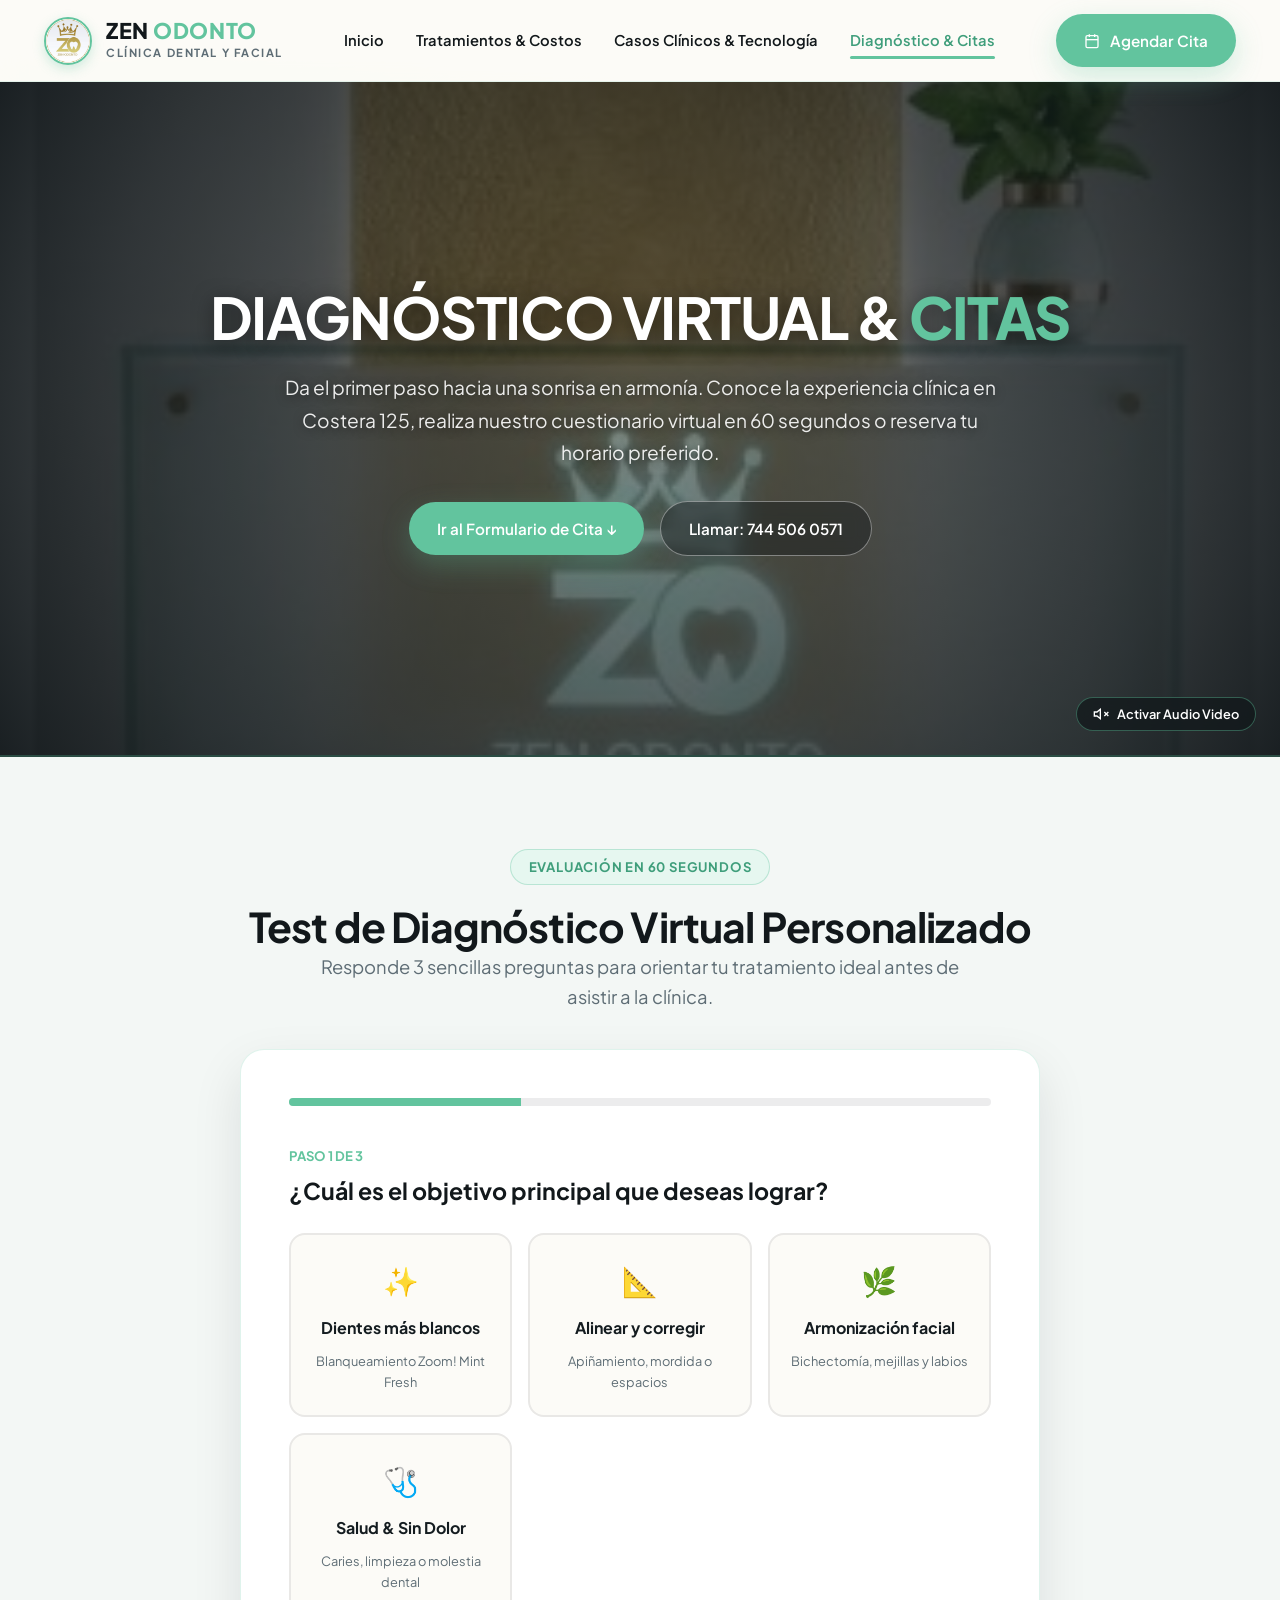
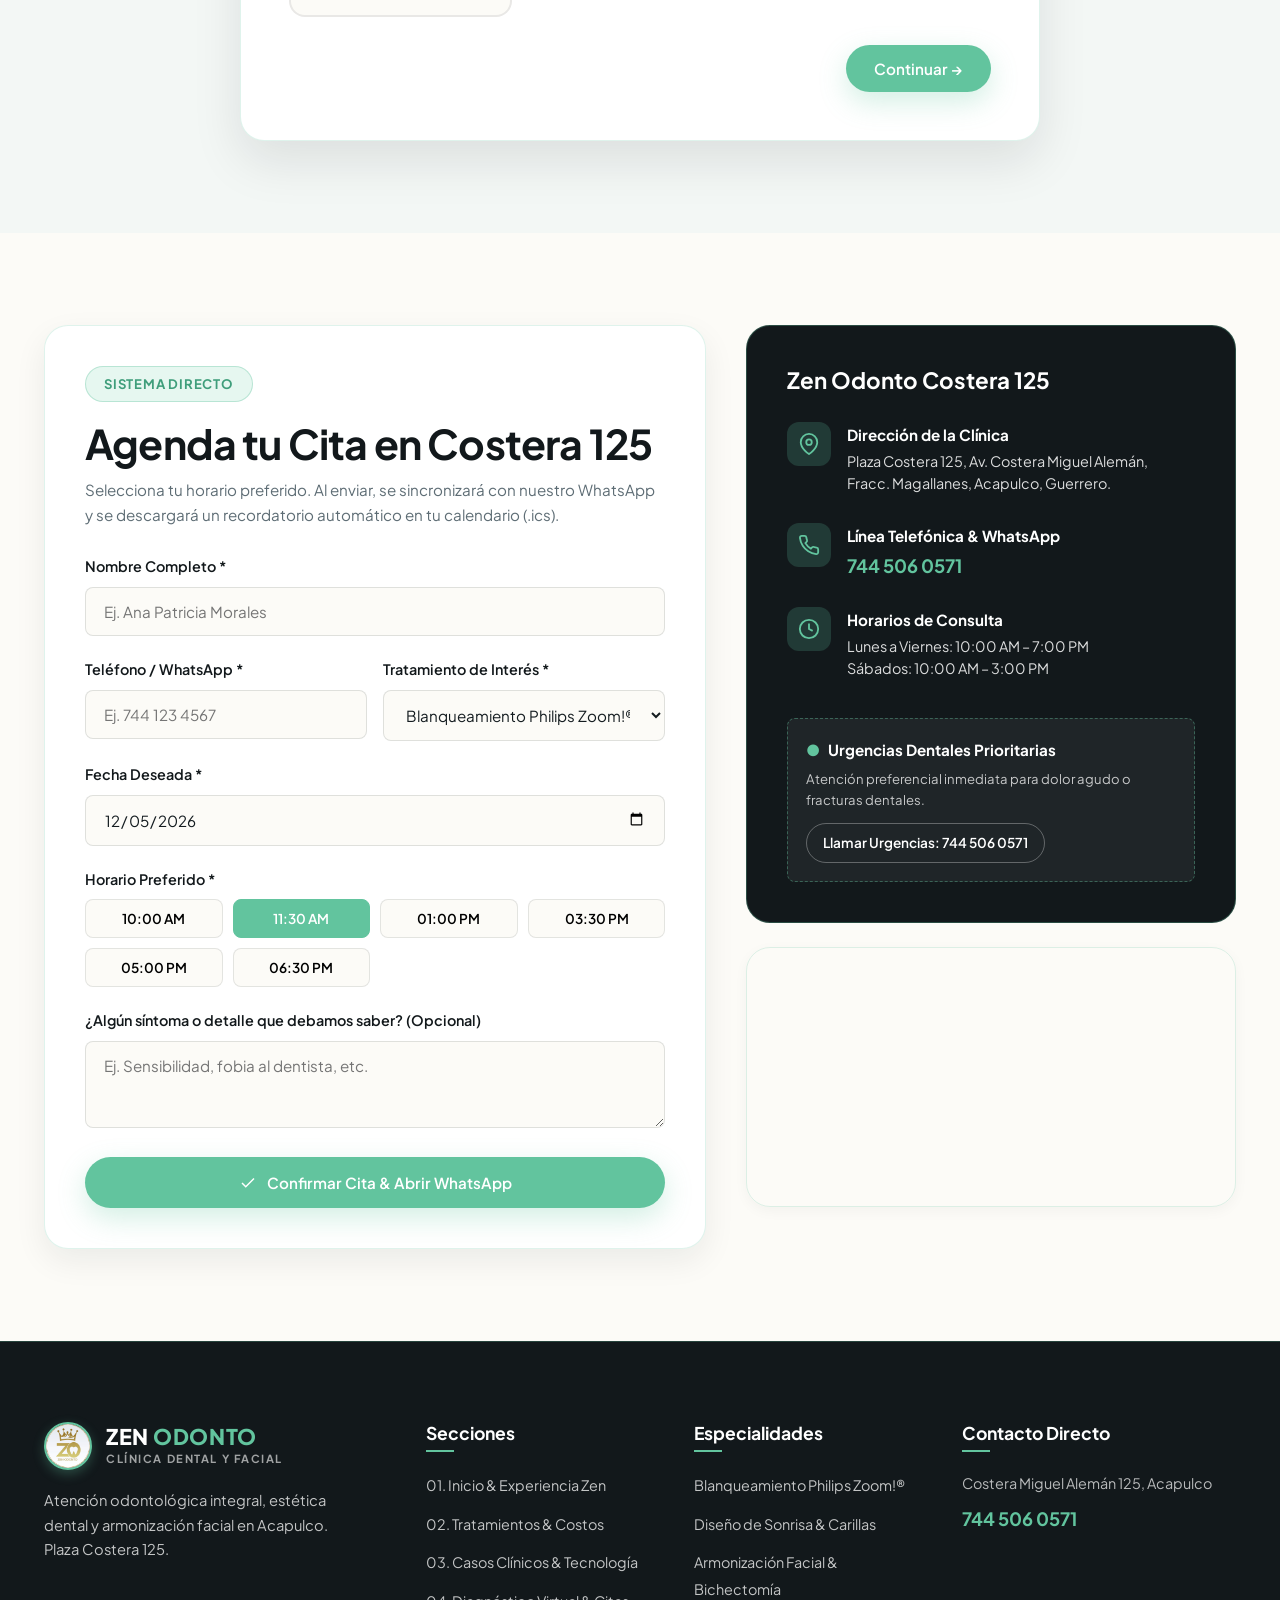
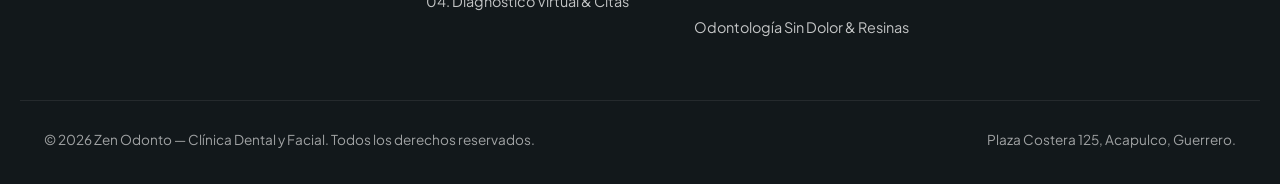
<file: citas-contacto.html>
<!DOCTYPE html>
<html lang="es">
<head>
  <meta charset="UTF-8">
  <meta name="viewport" content="width=device-width, initial-scale=1.0">
  <title>Diagnóstico Virtual & Citas | Zen Odonto Acapulco — Clean Mint Care</title>
  <meta name="description" content="Agenda tu cita en Zen Odonto Costera 125 Acapulco o realiza tu diagnóstico virtual en línea. Atención sin dolor, blanqueamiento Philips Zoom! Mint Fresh.">
  
  <link rel="preconnect" href="https://fonts.googleapis.com">
  <link rel="preconnect" href="https://fonts.gstatic.com" crossorigin>
  <link href="https://fonts.googleapis.com/css2?family=Plus+Jakarta+Sans:wght@300;400;500;600;700;800&display=swap" rel="stylesheet">
  
  <link rel="stylesheet" href="assets/css/styles.css">
  <link rel="icon" type="image/jpeg" href="assets/images/logo.jpg">
</head>
<body>


  <!-- Navigation Bar -->
  <header class="site-navbar">
    <div class="container navbar-container">
      <a href="index.html" class="brand-wrapper">
        <img src="assets/images/logo.jpg" alt="Zen Odonto Logo" class="brand-logo-img">
        <div class="brand-text-block">
          <div class="brand-title">ZEN <span>ODONTO</span></div>
          <div class="brand-subtitle">Clínica Dental y Facial</div>
        </div>
      </a>

      <nav class="nav-menu">
        <a href="index.html" class="nav-link">Inicio</a>
        <a href="tratamientos.html" class="nav-link">Tratamientos & Costos</a>
        <a href="casos-clinicos.html" class="nav-link">Casos Clínicos & Tecnología</a>
        <a href="citas-contacto.html" class="nav-link active">Diagnóstico & Citas</a>
      </nav>

      <div class="nav-actions">
        <a href="citas-contacto.html" class="btn btn-mint">
          <svg width="16" height="16" viewBox="0 0 24 24" fill="none" stroke="currentColor" stroke-width="2"><rect x="3" y="4" width="18" height="18" rx="2" ry="2"/><line x1="16" y1="2" x2="16" y2="6"/><line x1="8" y1="2" x2="8" y2="6"/><line x1="3" y1="10" x2="21" y2="10"/></svg>
          <span>Agendar Cita</span>
        </a>
        <button class="hamburger-btn" aria-label="Abrir Menú">
          <svg width="26" height="26" viewBox="0 0 24 24" fill="none" stroke="currentColor" stroke-width="2"><line x1="3" y1="12" x2="21" y2="12"/><line x1="3" y1="6" x2="21" y2="6"/><line x1="3" y1="18" x2="21" y2="18"/></svg>
        </button>
      </div>
    </div>
  </header>

  <!-- Mobile Drawer -->
  <div class="mobile-overlay"></div>
  <aside class="mobile-drawer">
    <div class="drawer-header">
      <div class="brand-wrapper">
        <img src="assets/images/logo.jpg" alt="Zen Odonto" class="brand-logo-img">
        <div class="brand-text-block">
          <div class="brand-title">ZEN <span>ODONTO</span></div>
          <div class="brand-subtitle">Clínica Dental y Facial</div>
        </div>
      </div>
      <button class="drawer-close-btn" style="background:none;border:none;cursor:pointer;color:var(--pro-black);">
        <svg width="24" height="24" viewBox="0 0 24 24" fill="none" stroke="currentColor" stroke-width="2"><line x1="18" y1="6" x2="6" y2="18"/><line x1="6" y1="6" x2="18" y2="18"/></svg>
      </button>
    </div>
    <ul class="drawer-nav-list">
      <li><a href="index.html" class="drawer-nav-link"><span>01. Inicio</span> <span>→</span></a></li>
      <li><a href="tratamientos.html" class="drawer-nav-link"><span>02. Tratamientos & Costos</span> <span>→</span></a></li>
      <li><a href="casos-clinicos.html" class="drawer-nav-link"><span>03. Casos Clínicos & Tecnología</span> <span>→</span></a></li>
      <li><a href="citas-contacto.html" class="drawer-nav-link active"><span>04. Diagnóstico & Citas</span> <span>→</span></a></li>
    </ul>
    <div style="margin-top: auto; padding-top: 24px;">
      <a href="citas-contacto.html" class="btn btn-mint" style="width: 100%;">Reservar Cita en Costera 125</a>
    </div>
  </aside>

  <!-- FULL-SCREEN VIDEO HERO HEADER (VIDEO ZEN ODONTO 2) -->
  <section class="full-video-hero">
    <video class="full-video-hero-bg" autoplay muted loop playsinline poster="assets/images/reception-desk.jpg" id="heroVideo2">
      <source src="assets/videos/zen-odonto-2.mp4" type="video/mp4">
      Tu navegador no soporta reproducción de video.
    </video>
    <div class="full-video-hero-overlay"></div>
    <div class="full-video-hero-content">
      <h1 class="heading-xl">
        DIAGNÓSTICO VIRTUAL & <span class="title-mint">CITAS</span>
      </h1>
      <p>
        Da el primer paso hacia una sonrisa en armonía. Conoce la experiencia clínica en Costera 125, realiza nuestro cuestionario virtual en 60 segundos o reserva tu horario preferido.
      </p>
      <div class="full-video-cta-group">
        <a href="#zenBookingForm" class="btn btn-mint">
          <span>Ir al Formulario de Cita ↓</span>
        </a>
        <a href="tel:7445060571" class="btn btn-outline" style="color: #FFF; border-color: rgba(255,255,255,0.4); background: rgba(18,24,27,0.4); backdrop-filter: blur(8px);">
          <span>Llamar: 744 506 0571</span>
        </a>
      </div>
    </div>
    <button class="video-audio-floating-btn" onclick="toggleHeroMute('heroVideo2', this)">
      <svg width="16" height="16" viewBox="0 0 24 24" fill="none" stroke="currentColor" stroke-width="2"><path d="M11 5L6 9H2v6h4l5 4V5z"/><line x1="23" y1="9" x2="17" y2="15"/><line x1="17" y1="9" x2="23" y2="15"/></svg>
      <span>Activar Audio Video</span>
    </button>
  </section>

  <!-- 1. EVALUADOR DE SONRISA VIRTUAL (SMILE QUIZ) -->
  <section class="section-padding" style="background: var(--canvas-alt);">
    <div class="container">
      <div class="text-center" style="margin-bottom: 36px;">
        <span class="zen-badge">Evaluación en 60 Segundos</span>
        <h2 class="heading-lg">Test de Diagnóstico Virtual Personalizado</h2>
        <p class="lead-text">
          Responde 3 sencillas preguntas para orientar tu tratamiento ideal antes de asistir a la clínica.
        </p>
      </div>

      <div class="quiz-card">
        <div class="quiz-progress-bar-wrap">
          <div class="quiz-progress-fill"></div>
        </div>

        <!-- PASO 1 -->
        <div class="quiz-step active" data-step="1">
          <span style="font-size: 0.82rem; font-weight: 700; color: var(--clean-mint); text-transform: uppercase;">Paso 1 de 3</span>
          <h3 style="font-size: 1.45rem; margin: 8px 0 16px; color: var(--pro-black);">¿Cuál es el objetivo principal que deseas lograr?</h3>
          
          <div class="quiz-options-grid">
            <div class="quiz-option-card" data-field="objective" data-value="blanqueamiento">
              <span class="quiz-option-icon">✨</span>
              <strong style="font-size: 1rem;">Dientes más blancos</strong>
              <span style="font-size: 0.8rem; color: var(--text-muted);">Blanqueamiento Zoom! Mint Fresh</span>
            </div>
            <div class="quiz-option-card" data-field="objective" data-value="alineacion">
              <span class="quiz-option-icon">📐</span>
              <strong style="font-size: 1rem;">Alinear y corregir</strong>
              <span style="font-size: 0.8rem; color: var(--text-muted);">Apiñamiento, mordida o espacios</span>
            </div>
            <div class="quiz-option-card" data-field="objective" data-value="facial">
              <span class="quiz-option-icon">🌿</span>
              <strong style="font-size: 1rem;">Armonización facial</strong>
              <span style="font-size: 0.8rem; color: var(--text-muted);">Bichectomía, mejillas y labios</span>
            </div>
            <div class="quiz-option-card" data-field="objective" data-value="salud">
              <span class="quiz-option-icon">🩺</span>
              <strong style="font-size: 1rem;">Salud & Sin Dolor</strong>
              <span style="font-size: 0.8rem; color: var(--text-muted);">Caries, limpieza o molestia dental</span>
            </div>
          </div>

          <div style="text-align: right;">
            <button class="btn btn-mint quiz-next-btn" disabled>Continuar →</button>
          </div>
        </div>

        <!-- PASO 2 -->
        <div class="quiz-step" data-step="2">
          <span style="font-size: 0.82rem; font-weight: 700; color: var(--clean-mint); text-transform: uppercase;">Paso 2 de 3</span>
          <h3 style="font-size: 1.45rem; margin: 8px 0 16px; color: var(--pro-black);">¿Sueles experimentar ansiedad o temor en el dentista?</h3>
          
          <div class="quiz-options-grid">
            <div class="quiz-option-card" data-field="anxiety" data-value="mucha">
              <span class="quiz-option-icon">💙</span>
              <strong style="font-size: 1rem;">Sí, me da mucho miedo</strong>
              <span style="font-size: 0.8rem; color: var(--text-muted);">Requiero protocolo Zen ultra relajante</span>
            </div>
            <div class="quiz-option-card" data-field="anxiety" data-value="moderada">
              <span class="quiz-option-icon">🧘</span>
              <strong style="font-size: 1rem;">Un poco de nervios</strong>
              <span style="font-size: 0.8rem; color: var(--text-muted);">Prefiero explicaciones paso a paso</span>
            </div>
            <div class="quiz-option-card" data-field="anxiety" data-value="ninguna">
              <span class="quiz-option-icon">👍</span>
              <strong style="font-size: 1rem;">Cero nervios</strong>
              <span style="font-size: 0.8rem; color: var(--text-muted);">Estoy acostumbrado a las consultas</span>
            </div>
          </div>

          <div style="text-align: right;">
            <button class="btn btn-mint quiz-next-btn" disabled>Siguiente →</button>
          </div>
        </div>

        <!-- PASO 3 -->
        <div class="quiz-step" data-step="3">
          <span style="font-size: 0.82rem; font-weight: 700; color: var(--clean-mint); text-transform: uppercase;">Paso 3 de 3</span>
          <h3 style="font-size: 1.45rem; margin: 8px 0 16px; color: var(--pro-black);">¿Cuándo te gustaría iniciar tu tratamiento en Costera 125?</h3>
          
          <div class="quiz-options-grid">
            <div class="quiz-option-card" data-field="timing" data-value="esta-semana">
              <span class="quiz-option-icon">⚡</span>
              <strong style="font-size: 1rem;">Esta misma semana</strong>
              <span style="font-size: 0.8rem; color: var(--text-muted);">Deseo disponibilidad próxima</span>
            </div>
            <div class="quiz-option-card" data-field="timing" data-value="este-mes">
              <span class="quiz-option-icon">📅</span>
              <strong style="font-size: 1rem;">En este mes</strong>
              <span style="font-size: 0.8rem; color: var(--text-muted);">Planeando fechas con calma</span>
            </div>
            <div class="quiz-option-card" data-field="timing" data-value="consultando">
              <span class="quiz-option-icon">💬</span>
              <strong style="font-size: 1rem;">Solo quiero informes</strong>
              <span style="font-size: 0.8rem; color: var(--text-muted);">Conocer presupuestos y opciones</span>
            </div>
          </div>

          <div style="text-align: right;">
            <button class="btn btn-mint quiz-next-btn" disabled>Ver Mi Diagnóstico Zen →</button>
          </div>
        </div>

        <!-- RESULTADOS DEL TEST -->
        <div class="quiz-step" id="quizResultBox">
          <div style="text-align: center; padding: 20px 0;">
            <span class="zen-badge">Resultado Personalizado</span>
            <h3 id="quizRecTitle" style="font-size: 1.6rem; color: var(--pro-black); margin: 12px 0;">Candidato Ideal para Blanqueamiento Zoom!® Mint Fresh</h3>
            <p id="quizRecText" style="max-width: 600px; margin: 0 auto 28px; color: var(--text-muted); font-size: 1rem; line-height: 1.7;">
              Tu objetivo de mejorar el brillo y eliminar pigmentaciones se logra en una sola sesión de 45 minutos con tecnología Philips Zoom! de luz fría LED sin sensibilidad extrema.
            </p>

            <div style="display: flex; justify-content: center; gap: 14px; flex-wrap: wrap;">
              <a href="#" id="quizWhatsappLink" target="_blank" class="btn btn-mint">
                <svg width="18" height="18" viewBox="0 0 24 24" fill="currentColor"><path d="M.057 24l1.687-6.163c-1.041-1.804-1.588-3.849-1.587-5.946.003-6.556 5.338-11.891 11.893-11.891 3.181.001 6.167 1.24 8.413 3.488 2.245 2.248 3.481 5.236 3.48 8.414-.003 6.557-5.338 11.892-11.893 11.892-1.99-.001-3.951-.5-5.688-1.448l-6.305 1.654zm6.597-3.807c1.676.995 3.276 1.591 5.392 1.592 5.448 0 9.886-4.434 9.889-9.885.002-5.462-4.415-9.89-9.881-9.892-5.452 0-9.887 4.434-9.889 9.884-.001 2.225.651 3.891 1.746 5.634l-.999 3.648 3.742-.981zm11.387-5.464c-.074-.124-.272-.198-.57-.347-.297-.149-1.758-.868-2.031-.967-.272-.099-.47-.149-.669.149-.198.297-.768.967-.941 1.165-.173.198-.347.223-.644.074-.297-.149-1.255-.462-2.39-1.475-.883-.788-1.48-1.761-1.653-2.059-.173-.297-.018-.458.13-.606.134-.133.297-.347.446-.521.151-.172.2-.296.3-.495.099-.198.05-.372-.025-.521-.075-.148-.669-1.611-.916-2.206-.242-.579-.487-.501-.669-.51l-.57-.01c-.198 0-.52.074-.792.372s-1.04 1.016-1.04 2.479 1.065 2.876 1.213 3.074c.149.198 2.095 3.2 5.076 4.487.709.306 1.263.489 1.694.626.712.226 1.36.194 1.872.118.571-.085 1.758-.719 2.006-1.413.248-.695.248-1.29.173-1.414z"/></svg>
                <span>Agendar con este Diagnóstico por WhatsApp</span>
              </a>
              <button class="btn btn-outline" id="restartQuizBtn">Volver a hacer test</button>
            </div>
          </div>
        </div>

      </div>
    </div>
  </section>

  <!-- 2. FORMULARIO DE RESERVA INTELIGENTE -->
  <section class="section-padding">
    <div class="container">
      <div class="booking-grid">
        
        <!-- Formulario de Reserva -->
        <div class="booking-form-card">
          <span class="zen-badge">Sistema Directo</span>
          <h2 class="heading-lg" style="margin-bottom: 8px;">Agenda tu Cita en Costera 125</h2>
          <p style="color: var(--text-muted); font-size: 0.95rem; margin-bottom: 28px;">
            Selecciona tu horario preferido. Al enviar, se sincronizará con nuestro WhatsApp y se descargará un recordatorio automático en tu calendario (.ics).
          </p>

          <form id="zenBookingForm">
            <div class="form-group">
              <label class="form-label" for="bookingName">Nombre Completo *</label>
              <input type="text" id="bookingName" class="form-input" placeholder="Ej. Ana Patricia Morales" required>
            </div>

            <div style="display: grid; grid-template-columns: 1fr 1fr; gap: 16px;">
              <div class="form-group">
                <label class="form-label" for="bookingPhone">Teléfono / WhatsApp *</label>
                <input type="tel" id="bookingPhone" class="form-input" placeholder="Ej. 744 123 4567" required>
              </div>
              <div class="form-group">
                <label class="form-label" for="bookingService">Tratamiento de Interés *</label>
                <select id="bookingService" class="form-select" required>
                  <option value="Blanqueamiento Philips Zoom!® Mint Fresh">Blanqueamiento Philips Zoom!® Mint Fresh</option>
                  <option value="Diseño de Sonrisa & Carillas">Diseño de Sonrisa & Carillas</option>
                  <option value="Limpieza Ultrasónica Profilaxis Mint">Limpieza Ultrasónica Profilaxis Mint</option>
                  <option value="Resinas Estéticas / Caries">Resinas Estéticas / Caries</option>
                  <option value="Armonización Facial & Bichectomía">Armonización Facial & Bichectomía</option>
                  <option value="Ortodoncia Estética">Ortodoncia Estética</option>
                  <option value="Valoración General Sin Dolor">Valoración General Sin Dolor</option>
                  <option value="Urgencia Dental Inmediata">Urgencia Dental Inmediata</option>
                </select>
              </div>
            </div>

            <div class="form-group">
              <label class="form-label" for="bookingDate">Fecha Deseada *</label>
              <input type="date" id="bookingDate" class="form-input" required>
            </div>

            <div class="form-group">
              <label class="form-label">Horario Preferido *</label>
              <div class="time-slots-grid">
                <button type="button" class="time-slot-btn" data-time="10:00 AM">10:00 AM</button>
                <button type="button" class="time-slot-btn selected" data-time="11:30 AM">11:30 AM</button>
                <button type="button" class="time-slot-btn" data-time="01:00 PM">01:00 PM</button>
                <button type="button" class="time-slot-btn" data-time="03:30 PM">03:30 PM</button>
                <button type="button" class="time-slot-btn" data-time="05:00 PM">05:00 PM</button>
                <button type="button" class="time-slot-btn" data-time="06:30 PM">06:30 PM</button>
              </div>
            </div>

            <div class="form-group">
              <label class="form-label" for="bookingNotes">¿Algún síntoma o detalle que debamos saber? (Opcional)</label>
              <textarea id="bookingNotes" class="form-textarea" rows="3" placeholder="Ej. Sensibilidad, fobia al dentista, etc."></textarea>
            </div>

            <button type="submit" class="btn btn-mint" style="width: 100%; padding: 16px;">
              <svg width="18" height="18" viewBox="0 0 24 24" fill="none" stroke="currentColor" stroke-width="2"><polyline points="20 6 9 17 4 12"/></svg>
              <span>Confirmar Cita & Abrir WhatsApp</span>
            </button>
          </form>
        </div>

        <!-- Columna de Contacto, Mapa y Ubicación -->
        <div style="display: flex; flex-direction: column; gap: 24px;">
          <div class="contact-info-card">
            <h3 style="color:#FFF; font-size:1.4rem;">Zen Odonto Costera 125</h3>
            
            <div class="contact-detail-row">
              <div class="contact-icon-box">
                <svg width="22" height="22" viewBox="0 0 24 24" fill="none" stroke="currentColor" stroke-width="2"><path d="M21 10c0 7-9 13-9 13s-9-6-9-13a9 9 0 0 1 18 0z"/><circle cx="12" cy="10" r="3"/></svg>
              </div>
              <div>
                <div class="contact-text-title">Dirección de la Clínica</div>
                <div class="contact-text-value">
                  Plaza Costera 125, Av. Costera Miguel Alemán,<br>
                  Fracc. Magallanes, Acapulco, Guerrero.
                </div>
              </div>
            </div>

            <div class="contact-detail-row">
              <div class="contact-icon-box">
                <svg width="22" height="22" viewBox="0 0 24 24" fill="none" stroke="currentColor" stroke-width="2"><path d="M22 16.92v3a2 2 0 0 1-2.18 2 19.79 19.79 0 0 1-8.63-3.07 19.5 19.5 0 0 1-6-6 19.79 19.79 0 0 1-3.07-8.67A2 2 0 0 1 4.11 2h3a2 2 0 0 1 2 1.72 12.84 12.84 0 0 0 .7 2.81 2 2 0 0 1-.45 2.11L8.09 9.91a16 16 0 0 0 6 6l1.27-1.27a2 2 0 0 1 2.11-.45 12.84 12.84 0 0 0 2.81.7A2 2 0 0 1 22 16.92z"/></svg>
              </div>
              <div>
                <div class="contact-text-title">Línea Telefónica & WhatsApp</div>
                <div class="contact-text-value">
                  <a href="tel:7445060571" style="color:var(--clean-mint); font-weight:700; font-size:1.15rem;">744 506 0571</a>
                </div>
              </div>
            </div>

            <div class="contact-detail-row">
              <div class="contact-icon-box">
                <svg width="22" height="22" viewBox="0 0 24 24" fill="none" stroke="currentColor" stroke-width="2"><circle cx="12" cy="12" r="10"/><polyline points="12 6 12 12 16 14"/></svg>
              </div>
              <div>
                <div class="contact-text-title">Horarios de Consulta</div>
                <div class="contact-text-value">
                  Lunes a Viernes: 10:00 AM – 7:00 PM<br>
                  Sábados: 10:00 AM – 3:00 PM
                </div>
              </div>
            </div>

            <div style="background: rgba(255,255,255,0.06); border-radius: var(--radius-sm); padding: 18px; border: 1px dashed rgba(98,196,158,0.4); margin-top: 10px;">
              <div style="font-weight: 700; color: #FFF; font-size: 0.95rem; display: flex; align-items: center; gap: 8px;">
                <span style="color:#62C49E;">●</span> Urgencias Dentales Prioritarias
              </div>
              <p style="font-size: 0.82rem; color: rgba(255,255,255,0.75); margin: 6px 0 12px;">
                Atención preferencial inmediata para dolor agudo o fracturas dentales.
              </p>
              <a href="tel:7445060571" class="btn btn-outline" style="color:#FFF; border-color:rgba(255,255,255,0.3); padding:8px 16px; font-size:0.85rem;">
                Llamar Urgencias: 744 506 0571
              </a>
            </div>
          </div>

          <div style="border-radius: var(--radius-lg); overflow: hidden; border: 1px solid var(--card-border); box-shadow: var(--shadow-sm); height: 260px;">
            <iframe 
              src="https://www.google.com/maps/embed?pb=!1m18!1m12!1m3!1d3819.539744654516!2d-99.88371302399996!3d16.858852383940176!2m3!1f0!2f0!3f0!3m2!1i1024!2i768!4f13.1!3m3!1m2!1s0x85ca581452a2beff%3A0xc3f84393666f2a6!2sCostera%20125!5e0!3m2!1ses!2smx!4v1700000000000!5m2!1ses!2smx" 
              width="100%" 
              height="100%" 
              style="border:0;" 
              allowfullscreen="" 
              loading="lazy" 
              referrerpolicy="no-referrer-when-downgrade">
            </iframe>
          </div>
        </div>

      </div>
    </div>
  </section>

  <!-- FOOTER -->
  <footer class="site-footer">
    <div class="container footer-grid">
      <div class="footer-brand">
        <div class="brand-wrapper">
          <img src="assets/images/logo.jpg" alt="Zen Odonto" class="brand-logo-img">
          <div class="brand-text-block">
            <div class="brand-title" style="color:#FFF;">ZEN <span style="color:var(--clean-mint);">ODONTO</span></div>
            <div class="brand-subtitle" style="color:rgba(255,255,255,0.6);">Clínica Dental y Facial</div>
          </div>
        </div>
        <p>
          Atención odontológica integral, estética dental y armonización facial en Acapulco. Plaza Costera 125.
        </p>
      </div>

      <div>
        <h4 class="footer-title">Secciones</h4>
        <ul class="footer-links">
          <li><a href="index.html">01. Inicio & Experiencia Zen</a></li>
          <li><a href="tratamientos.html">02. Tratamientos & Costos</a></li>
          <li><a href="casos-clinicos.html">03. Casos Clínicos & Tecnología</a></li>
          <li><a href="citas-contacto.html">04. Diagnóstico Virtual & Citas</a></li>
        </ul>
      </div>

      <div>
        <h4 class="footer-title">Especialidades</h4>
        <ul class="footer-links">
          <li><a href="tratamientos.html">Blanqueamiento Philips Zoom!®</a></li>
          <li><a href="tratamientos.html">Diseño de Sonrisa & Carillas</a></li>
          <li><a href="tratamientos.html">Armonización Facial & Bichectomía</a></li>
          <li><a href="tratamientos.html">Odontología Sin Dolor & Resinas</a></li>
        </ul>
      </div>

      <div>
        <h4 class="footer-title">Contacto Directo</h4>
        <p style="color: rgba(255,255,255,0.7); font-size: 0.9rem; margin-bottom: 8px;">
          Costera Miguel Alemán 125, Acapulco
        </p>
        <p style="font-size: 1.15rem; color: var(--clean-mint); font-weight: 700;">
          <a href="tel:7445060571">744 506 0571</a>
        </p>
      </div>
    </div>

    <div class="container footer-bottom">
      <div>&copy; 2026 Zen Odonto — Clínica Dental y Facial. Todos los derechos reservados.</div>
      <div>Plaza Costera 125, Acapulco, Guerrero.</div>
    </div>
  </footer>

  <script src="assets/js/main.js"></script>
  <script src="assets/js/booking.js"></script>
</body>
</html>
</file>
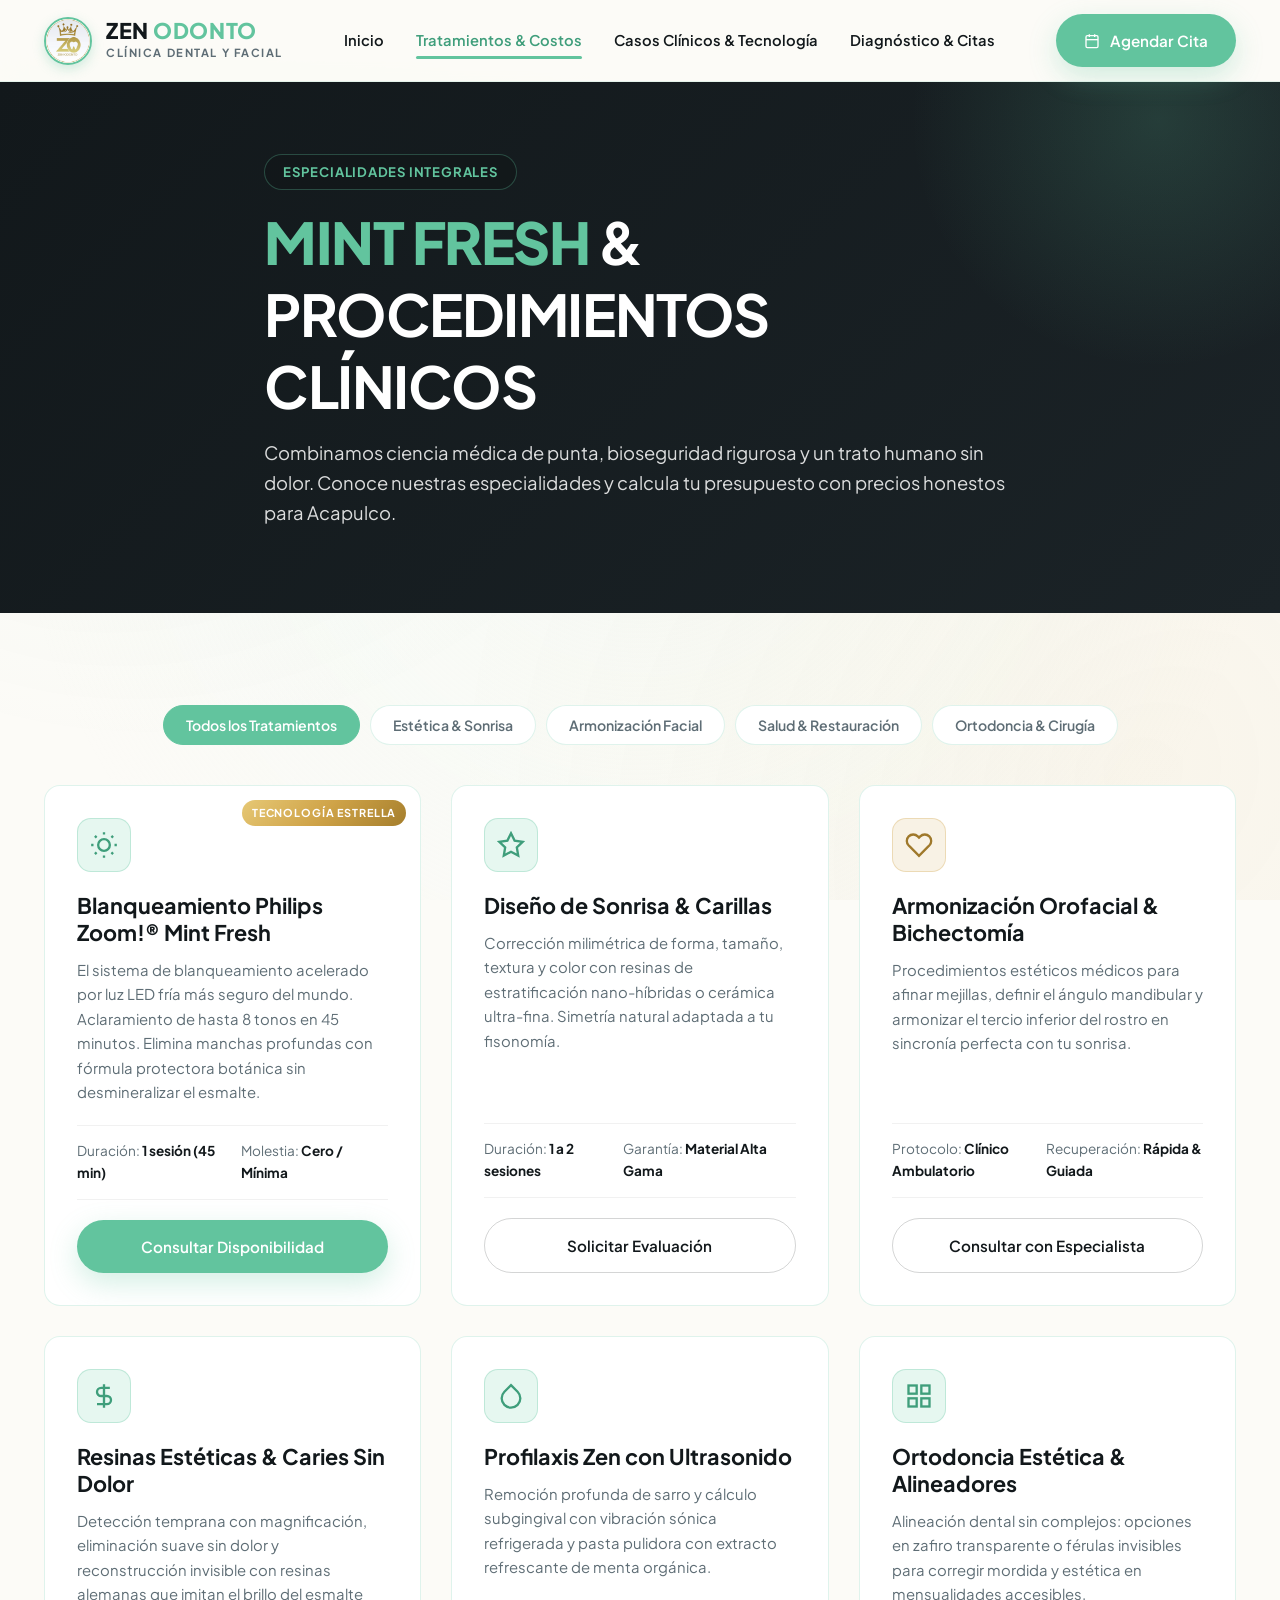
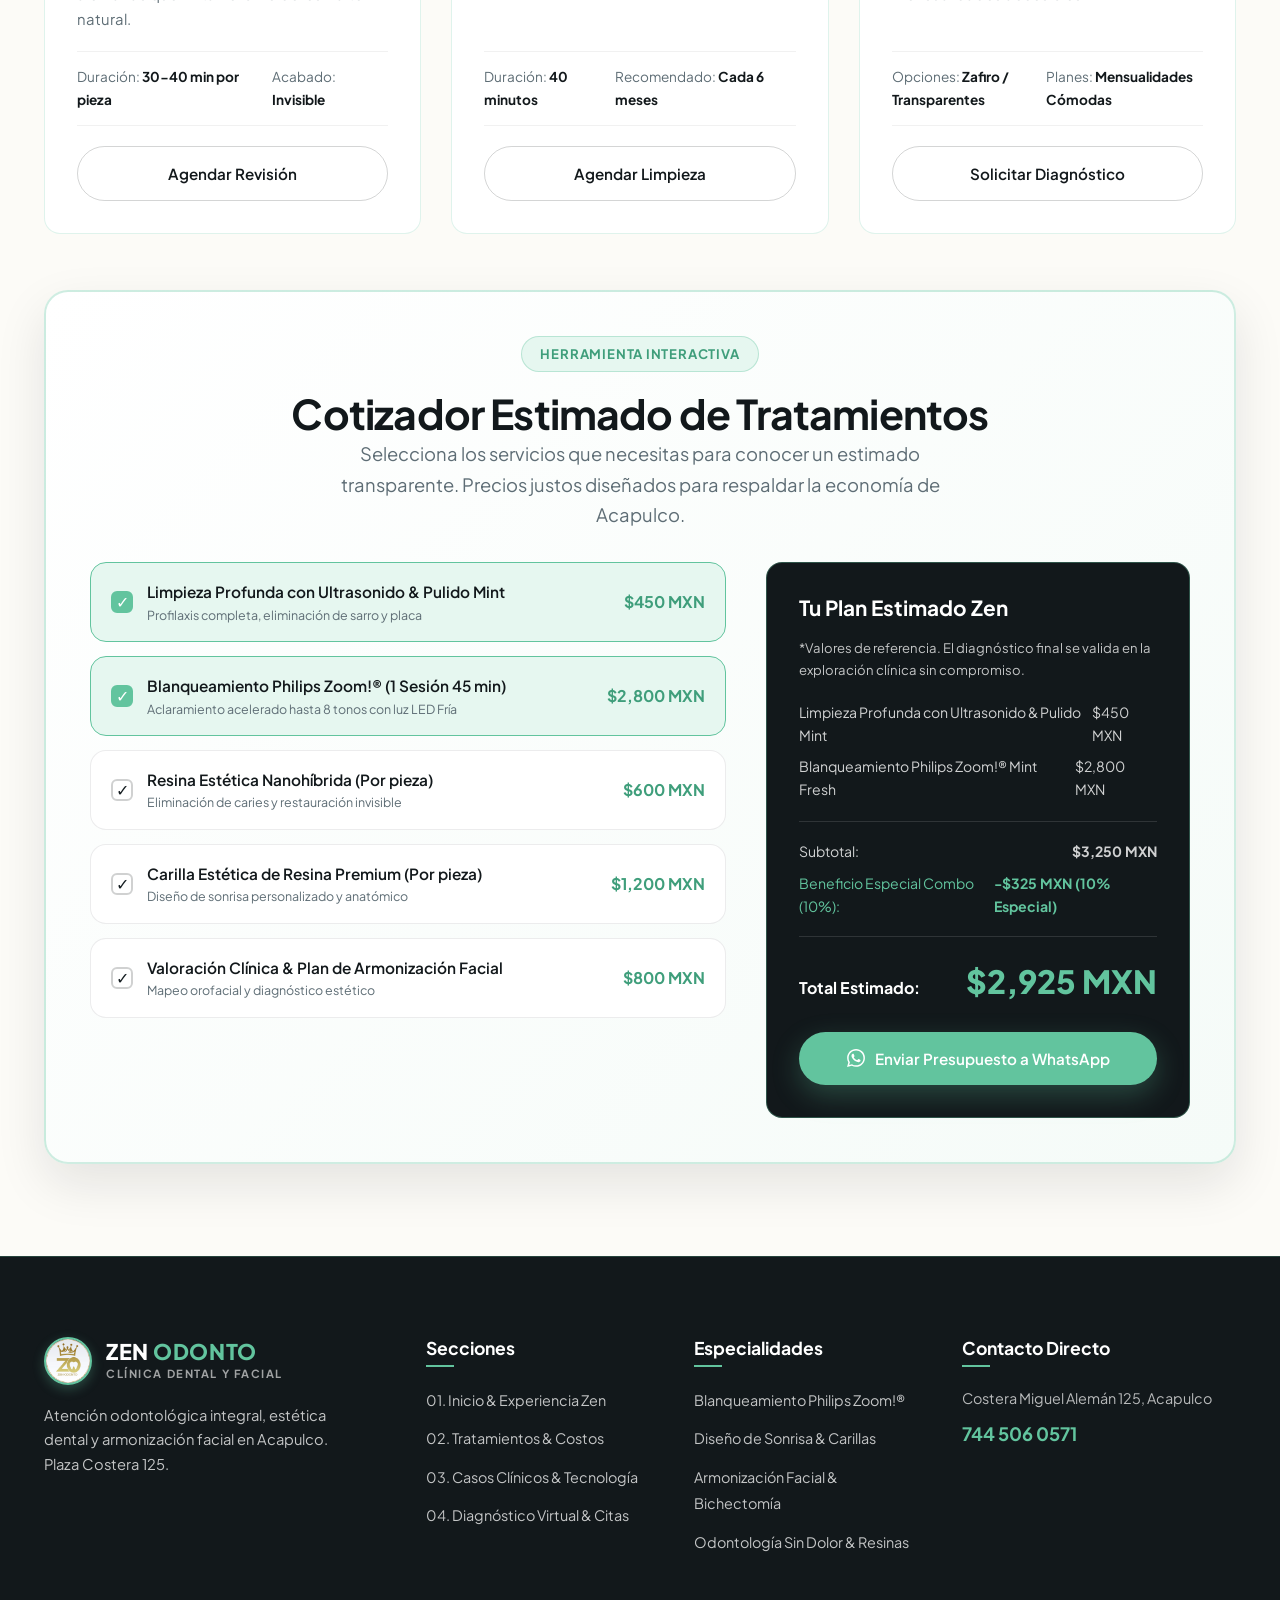
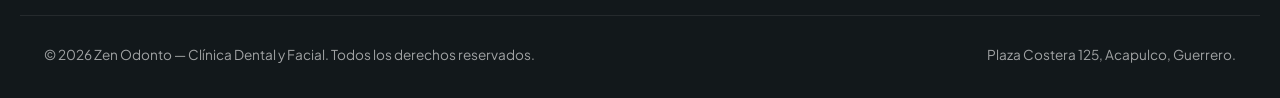
<file: tratamientos.html>
<!DOCTYPE html>
<html lang="es">
<head>
  <meta charset="UTF-8">
  <meta name="viewport" content="width=device-width, initial-scale=1.0">
  <title>Tratamientos & Costos | Zen Odonto Acapulco — Clean Mint Care</title>
  <meta name="description" content="Tratamientos odontológicos y estética facial en Zen Odonto Costera 125 Acapulco. Blanqueamiento Philips Zoom! Mint Fresh, cotizador interactivo y precios accesibles.">
  
  <link rel="preconnect" href="https://fonts.googleapis.com">
  <link rel="preconnect" href="https://fonts.gstatic.com" crossorigin>
  <link href="https://fonts.googleapis.com/css2?family=Plus+Jakarta+Sans:wght@300;400;500;600;700;800&display=swap" rel="stylesheet">
  
  <link rel="stylesheet" href="assets/css/styles.css">
  <link rel="icon" type="image/jpeg" href="assets/images/logo.jpg">
</head>
<body>

  <!-- Navigation Bar -->
  <header class="site-navbar">
    <div class="container navbar-container">
      <a href="index.html" class="brand-wrapper">
        <img src="assets/images/logo.jpg" alt="Zen Odonto Logo" class="brand-logo-img">
        <div class="brand-text-block">
          <div class="brand-title">ZEN <span>ODONTO</span></div>
          <div class="brand-subtitle">Clínica Dental y Facial</div>
        </div>
      </a>

      <nav class="nav-menu">
        <a href="index.html" class="nav-link">Inicio</a>
        <a href="tratamientos.html" class="nav-link active">Tratamientos & Costos</a>
        <a href="casos-clinicos.html" class="nav-link">Casos Clínicos & Tecnología</a>
        <a href="citas-contacto.html" class="nav-link">Diagnóstico & Citas</a>
      </nav>

      <div class="nav-actions">
        <a href="citas-contacto.html" class="btn btn-mint">
          <svg width="16" height="16" viewBox="0 0 24 24" fill="none" stroke="currentColor" stroke-width="2"><rect x="3" y="4" width="18" height="18" rx="2" ry="2"/><line x1="16" y1="2" x2="16" y2="6"/><line x1="8" y1="2" x2="8" y2="6"/><line x1="3" y1="10" x2="21" y2="10"/></svg>
          <span>Agendar Cita</span>
        </a>
        <button class="hamburger-btn" aria-label="Abrir Menú">
          <svg width="26" height="26" viewBox="0 0 24 24" fill="none" stroke="currentColor" stroke-width="2"><line x1="3" y1="12" x2="21" y2="12"/><line x1="3" y1="6" x2="21" y2="6"/><line x1="3" y1="18" x2="21" y2="18"/></svg>
        </button>
      </div>
    </div>
  </header>

  <!-- Mobile Drawer -->
  <div class="mobile-overlay"></div>
  <aside class="mobile-drawer">
    <div class="drawer-header">
      <div class="brand-wrapper">
        <img src="assets/images/logo.jpg" alt="Zen Odonto" class="brand-logo-img">
        <div class="brand-text-block">
          <div class="brand-title">ZEN <span>ODONTO</span></div>
          <div class="brand-subtitle">Clínica Dental y Facial</div>
        </div>
      </div>
      <button class="drawer-close-btn" style="background:none;border:none;cursor:pointer;color:var(--pro-black);">
        <svg width="24" height="24" viewBox="0 0 24 24" fill="none" stroke="currentColor" stroke-width="2"><line x1="18" y1="6" x2="6" y2="18"/><line x1="6" y1="6" x2="18" y2="18"/></svg>
      </button>
    </div>
    <ul class="drawer-nav-list">
      <li><a href="index.html" class="drawer-nav-link"><span>01. Inicio</span> <span>→</span></a></li>
      <li><a href="tratamientos.html" class="drawer-nav-link active"><span>02. Tratamientos & Costos</span> <span>→</span></a></li>
      <li><a href="casos-clinicos.html" class="drawer-nav-link"><span>03. Casos Clínicos & Tecnología</span> <span>→</span></a></li>
      <li><a href="citas-contacto.html" class="drawer-nav-link"><span>04. Diagnóstico & Citas</span> <span>→</span></a></li>
    </ul>
    <div style="margin-top: auto; padding-top: 24px;">
      <a href="citas-contacto.html" class="btn btn-mint" style="width: 100%;">Reservar Cita en Costera 125</a>
    </div>
  </aside>

  <!-- PAGE BANNER -->
  <section class="page-banner">
    <div class="container page-banner-content">
      <span class="zen-badge badge-dark">Especialidades Integrales</span>
      <h1 class="heading-xl">
        <span class="title-mint">MINT FRESH</span> & PROCEDIMIENTOS CLÍNICOS
      </h1>
      <p>
        Combinamos ciencia médica de punta, bioseguridad rigurosa y un trato humano sin dolor. Conoce nuestras especialidades y calcula tu presupuesto con precios honestos para Acapulco.
      </p>
    </div>
  </section>

  <!-- FILTROS Y CATÁLOGO DE TRATAMIENTOS -->
  <section class="section-padding">
    <div class="container">
      <div class="filters-bar">
        <button class="filter-btn active" data-filter="all">Todos los Tratamientos</button>
        <button class="filter-btn" data-filter="estetica">Estética & Sonrisa</button>
        <button class="filter-btn" data-filter="facial">Armonización Facial</button>
        <button class="filter-btn" data-filter="restauracion">Salud & Restauración</button>
        <button class="filter-btn" data-filter="ortodoncia">Ortodoncia & Cirugía</button>
      </div>

      <div class="treatments-grid">
        
        <!-- CARD 1: BLANQUEAMIENTO ZOOM MINT FRESH -->
        <div class="treatment-card featured" data-category="estetica">
          <div class="treatment-icon-header">
            <div class="treatment-icon">
              <svg width="28" height="28" viewBox="0 0 24 24" fill="none" stroke="currentColor" stroke-width="2"><circle cx="12" cy="12" r="5"/><line x1="12" y1="1" x2="12" y2="3"/><line x1="12" y1="21" x2="12" y2="23"/><line x1="4.22" y1="4.22" x2="5.64" y2="5.64"/><line x1="18.36" y1="18.36" x2="19.78" y2="19.78"/><line x1="1" y1="12" x2="3" y2="12"/><line x1="21" y1="12" x2="23" y2="12"/><line x1="4.22" y1="19.78" x2="5.64" y2="18.36"/><line x1="18.36" y1="5.64" x2="19.78" y2="4.22"/></svg>
            </div>
          </div>
          <h3 class="treatment-title">Blanqueamiento Philips Zoom!® Mint Fresh</h3>
          <p class="treatment-desc">
            El sistema de blanqueamiento acelerado por luz LED fría más seguro del mundo. Aclaramiento de hasta 8 tonos en 45 minutos. Elimina manchas profundas con fórmula protectora botánica sin desmineralizar el esmalte.
          </p>
          <div class="treatment-meta">
            <span>Duración: <strong>1 sesión (45 min)</strong></span>
            <span>Molestia: <strong>Cero / Mínima</strong></span>
          </div>
          <a href="https://wa.me/527445060571?text=Hola%20Zen%20Odonto,%20me%20interesa%20el%20Blanqueamiento%20Philips%20Zoom" target="_blank" class="btn btn-mint" style="width: 100%;">
            Consultar Disponibilidad
          </a>
        </div>

        <!-- CARD 2: DISEÑO DE SONRISA & CARILLAS -->
        <div class="treatment-card" data-category="estetica">
          <div class="treatment-icon-header">
            <div class="treatment-icon">
              <svg width="28" height="28" viewBox="0 0 24 24" fill="none" stroke="currentColor" stroke-width="2"><polygon points="12 2 15.09 8.26 22 9.27 17 14.14 18.18 21.02 12 17.77 5.82 21.02 7 14.14 2 9.27 8.91 8.26 12 2"/></svg>
            </div>
          </div>
          <h3 class="treatment-title">Diseño de Sonrisa & Carillas</h3>
          <p class="treatment-desc">
            Corrección milimétrica de forma, tamaño, textura y color con resinas de estratificación nano-híbridas o cerámica ultra-fina. Simetría natural adaptada a tu fisonomía.
          </p>
          <div class="treatment-meta">
            <span>Duración: <strong>1 a 2 sesiones</strong></span>
            <span>Garantía: <strong>Material Alta Gama</strong></span>
          </div>
          <a href="https://wa.me/527445060571?text=Hola%20Zen%20Odonto,%20deseo%20valoración%20para%20Diseño%20de%20Sonrisa" target="_blank" class="btn btn-outline" style="width: 100%;">
            Solicitar Evaluación
          </a>
        </div>

        <!-- CARD 3: ARMONIZACIÓN FACIAL & BICHECTOMÍA -->
        <div class="treatment-card gold-icon" data-category="facial">
          <div class="treatment-icon-header">
            <div class="treatment-icon">
              <svg width="28" height="28" viewBox="0 0 24 24" fill="none" stroke="currentColor" stroke-width="2"><path d="M20.84 4.61a5.5 5.5 0 0 0-7.78 0L12 5.67l-1.06-1.06a5.5 5.5 0 0 0-7.78 7.78l1.06 1.06L12 21.23l7.78-7.78 1.06-1.06a5.5 5.5 0 0 0 0-7.78z"/></svg>
            </div>
          </div>
          <h3 class="treatment-title">Armonización Orofacial & Bichectomía</h3>
          <p class="treatment-desc">
            Procedimientos estéticos médicos para afinar mejillas, definir el ángulo mandibular y armonizar el tercio inferior del rostro en sincronía perfecta con tu sonrisa.
          </p>
          <div class="treatment-meta">
            <span>Protocolo: <strong>Clínico Ambulatorio</strong></span>
            <span>Recuperación: <strong>Rápida & Guiada</strong></span>
          </div>
          <a href="https://wa.me/527445060571?text=Hola%20Zen%20Odonto,%20me%20gustaría%20información%20sobre%20Armonización%20Facial" target="_blank" class="btn btn-outline" style="width: 100%;">
            Consultar con Especialista
          </a>
        </div>

        <!-- CARD 4: RESINAS ESTÉTICAS Y CARIES -->
        <div class="treatment-card" data-category="restauracion">
          <div class="treatment-icon-header">
            <div class="treatment-icon">
              <svg width="28" height="28" viewBox="0 0 24 24" fill="none" stroke="currentColor" stroke-width="2"><path d="M12 2v20M17 5H9.5a3.5 3.5 0 0 0 0 7h5a3.5 3.5 0 0 1 0 7H6"/></svg>
            </div>
          </div>
          <h3 class="treatment-title">Resinas Estéticas & Caries Sin Dolor</h3>
          <p class="treatment-desc">
            Detección temprana con magnificación, eliminación suave sin dolor y reconstrucción invisible con resinas alemanas que imitan el brillo del esmalte natural.
          </p>
          <div class="treatment-meta">
            <span>Duración: <strong>30-40 min por pieza</strong></span>
            <span>Acabado: <strong>Invisible</strong></span>
          </div>
          <a href="https://wa.me/527445060571?text=Hola%20Zen%20Odonto,%20necesito%20revisión%20de%20caries%20y%20resinas" target="_blank" class="btn btn-outline" style="width: 100%;">
            Agendar Revisión
          </a>
        </div>

        <!-- CARD 5: LIMPIEZA ULTRASÓNICA & PROFILAXIS -->
        <div class="treatment-card" data-category="restauracion">
          <div class="treatment-icon-header">
            <div class="treatment-icon">
              <svg width="28" height="28" viewBox="0 0 24 24" fill="none" stroke="currentColor" stroke-width="2"><path d="M12 2.69l5.66 5.66a8 8 0 1 1-11.31 0z"/></svg>
            </div>
          </div>
          <h3 class="treatment-title">Profilaxis Zen con Ultrasonido</h3>
          <p class="treatment-desc">
            Remoción profunda de sarro y cálculo subgingival con vibración sónica refrigerada y pasta pulidora con extracto refrescante de menta orgánica.
          </p>
          <div class="treatment-meta">
            <span>Duración: <strong>40 minutos</strong></span>
            <span>Recomendado: <strong>Cada 6 meses</strong></span>
          </div>
          <a href="https://wa.me/527445060571?text=Hola%20Zen%20Odonto,%20deseo%20agendar%20una%20Limpieza%20con%20Ultrasonido" target="_blank" class="btn btn-outline" style="width: 100%;">
            Agendar Limpieza
          </a>
        </div>

        <!-- CARD 6: ORTODONCIA & ALINEADORES -->
        <div class="treatment-card" data-category="ortodoncia">
          <div class="treatment-icon-header">
            <div class="treatment-icon">
              <svg width="28" height="28" viewBox="0 0 24 24" fill="none" stroke="currentColor" stroke-width="2"><rect x="3" y="3" width="7" height="7"/><rect x="14" y="3" width="7" height="7"/><rect x="14" y="14" width="7" height="7"/><rect x="3" y="14" width="7" height="7"/></svg>
            </div>
          </div>
          <h3 class="treatment-title">Ortodoncia Estética & Alineadores</h3>
          <p class="treatment-desc">
            Alineación dental sin complejos: opciones en zafiro transparente o férulas invisibles para corregir mordida y estética en mensualidades accesibles.
          </p>
          <div class="treatment-meta">
            <span>Opciones: <strong>Zafiro / Transparentes</strong></span>
            <span>Planes: <strong>Mensualidades Cómodas</strong></span>
          </div>
          <a href="https://wa.me/527445060571?text=Hola%20Zen%20Odonto,%20quiero%20cotizar%20ortodoncia%20estética" target="_blank" class="btn btn-outline" style="width: 100%;">
            Solicitar Diagnóstico
          </a>
        </div>

      </div>

      <!-- CALCULADORA / COTIZADOR TRANSPARENTE INTERACTIVO -->
      <div class="calc-wrapper" id="calculadora">
        <div class="text-center" style="margin-bottom: 32px;">
          <span class="zen-badge">Herramienta Interactiva</span>
          <h2 class="heading-lg">Cotizador Estimado de Tratamientos</h2>
          <p class="lead-text">
            Selecciona los servicios que necesitas para conocer un estimado transparente. Precios justos diseñados para respaldar la economía de Acapulco.
          </p>
        </div>

        <div class="calc-grid">
          <!-- Columna izquierda: Opciones -->
          <div class="calc-options-list">
            
            <div class="calc-checkbox-item checked" data-name="Limpieza Profunda con Ultrasonido & Pulido Mint" data-price="450">
              <div class="calc-item-left">
                <div class="calc-custom-check">✓</div>
                <div>
                  <div class="calc-item-name">Limpieza Profunda con Ultrasonido & Pulido Mint</div>
                  <div class="calc-item-tag">Profilaxis completa, eliminación de sarro y placa</div>
                </div>
              </div>
              <div class="calc-item-price">$450 MXN</div>
            </div>

            <div class="calc-checkbox-item checked" data-name="Blanqueamiento Philips Zoom!® Mint Fresh" data-price="2800">
              <div class="calc-item-left">
                <div class="calc-custom-check">✓</div>
                <div>
                  <div class="calc-item-name">Blanqueamiento Philips Zoom!® (1 Sesión 45 min)</div>
                  <div class="calc-item-tag">Aclaramiento acelerado hasta 8 tonos con luz LED Fría</div>
                </div>
              </div>
              <div class="calc-item-price">$2,800 MXN</div>
            </div>

            <div class="calc-checkbox-item" data-name="Resina Estética Nanohíbrida" data-price="600">
              <div class="calc-item-left">
                <div class="calc-custom-check">✓</div>
                <div>
                  <div class="calc-item-name">Resina Estética Nanohíbrida (Por pieza)</div>
                  <div class="calc-item-tag">Eliminación de caries y restauración invisible</div>
                </div>
              </div>
              <div class="calc-item-price">$600 MXN</div>
            </div>

            <div class="calc-checkbox-item" data-name="Carilla Estética de Estratificación" data-price="1200">
              <div class="calc-item-left">
                <div class="calc-custom-check">✓</div>
                <div>
                  <div class="calc-item-name">Carilla Estética de Resina Premium (Por pieza)</div>
                  <div class="calc-item-tag">Diseño de sonrisa personalizado y anatómico</div>
                </div>
              </div>
              <div class="calc-item-price">$1,200 MXN</div>
            </div>

            <div class="calc-checkbox-item" data-name="Valoración Armonización Facial / Bichectomía" data-price="800">
              <div class="calc-item-left">
                <div class="calc-custom-check">✓</div>
                <div>
                  <div class="calc-item-name">Valoración Clínica & Plan de Armonización Facial</div>
                  <div class="calc-item-tag">Mapeo orofacial y diagnóstico estético</div>
                </div>
              </div>
              <div class="calc-item-price">$800 MXN</div>
            </div>

          </div>

          <!-- Columna derecha: Resumen Dinámico -->
          <div class="calc-summary-panel">
            <h4 style="color:#FFF;">Tu Plan Estimado Zen</h4>
            <p style="font-size: 0.82rem; color: rgba(255,255,255,0.75); margin-bottom: 20px;">
              *Valores de referencia. El diagnóstico final se valida en la exploración clínica sin compromiso.
            </p>

            <ul id="calcSelectedItems" style="margin-bottom: 20px; list-style: none;">
              <!-- Llenado dinámico por JS -->
            </ul>

            <div class="calc-divider"></div>

            <div class="calc-line-item">
              <span>Subtotal:</span>
              <strong id="calcSubtotal">$3,250 MXN</strong>
            </div>
            <div class="calc-line-item" style="color: var(--clean-mint);">
              <span>Beneficio Especial Combo (10%):</span>
              <strong id="calcDiscount">-$325 MXN</strong>
            </div>

            <div class="calc-divider"></div>

            <div class="calc-total-row">
              <span style="font-size: 1rem; font-weight: 700;">Total Estimado:</span>
              <span class="calc-total-val" id="calcTotal">$2,925 MXN</span>
            </div>

            <a href="#" id="sendCalcWhatsapp" target="_blank" class="btn btn-mint" style="width: 100%;">
              <svg width="18" height="18" viewBox="0 0 24 24" fill="currentColor"><path d="M.057 24l1.687-6.163c-1.041-1.804-1.588-3.849-1.587-5.946.003-6.556 5.338-11.891 11.893-11.891 3.181.001 6.167 1.24 8.413 3.488 2.245 2.248 3.481 5.236 3.48 8.414-.003 6.557-5.338 11.892-11.893 11.892-1.99-.001-3.951-.5-5.688-1.448l-6.305 1.654zm6.597-3.807c1.676.995 3.276 1.591 5.392 1.592 5.448 0 9.886-4.434 9.889-9.885.002-5.462-4.415-9.89-9.881-9.892-5.452 0-9.887 4.434-9.889 9.884-.001 2.225.651 3.891 1.746 5.634l-.999 3.648 3.742-.981zm11.387-5.464c-.074-.124-.272-.198-.57-.347-.297-.149-1.758-.868-2.031-.967-.272-.099-.47-.149-.669.149-.198.297-.768.967-.941 1.165-.173.198-.347.223-.644.074-.297-.149-1.255-.462-2.39-1.475-.883-.788-1.48-1.761-1.653-2.059-.173-.297-.018-.458.13-.606.134-.133.297-.347.446-.521.151-.172.2-.296.3-.495.099-.198.05-.372-.025-.521-.075-.148-.669-1.611-.916-2.206-.242-.579-.487-.501-.669-.51l-.57-.01c-.198 0-.52.074-.792.372s-1.04 1.016-1.04 2.479 1.065 2.876 1.213 3.074c.149.198 2.095 3.2 5.076 4.487.709.306 1.263.489 1.694.626.712.226 1.36.194 1.872.118.571-.085 1.758-.719 2.006-1.413.248-.695.248-1.29.173-1.414z"/></svg>
              <span>Enviar Presupuesto a WhatsApp</span>
            </a>
          </div>
        </div>
      </div>

    </div>
  </section>

  <!-- FOOTER -->
  <footer class="site-footer">
    <div class="container footer-grid">
      <div class="footer-brand">
        <div class="brand-wrapper">
          <img src="assets/images/logo.jpg" alt="Zen Odonto" class="brand-logo-img">
          <div class="brand-text-block">
            <div class="brand-title" style="color:#FFF;">ZEN <span style="color:var(--clean-mint);">ODONTO</span></div>
            <div class="brand-subtitle" style="color:rgba(255,255,255,0.6);">Clínica Dental y Facial</div>
          </div>
        </div>
        <p>
          Atención odontológica integral, estética dental y armonización facial en Acapulco. Plaza Costera 125.
        </p>
      </div>

      <div>
        <h4 class="footer-title">Secciones</h4>
        <ul class="footer-links">
          <li><a href="index.html">01. Inicio & Experiencia Zen</a></li>
          <li><a href="tratamientos.html">02. Tratamientos & Costos</a></li>
          <li><a href="casos-clinicos.html">03. Casos Clínicos & Tecnología</a></li>
          <li><a href="citas-contacto.html">04. Diagnóstico Virtual & Citas</a></li>
        </ul>
      </div>

      <div>
        <h4 class="footer-title">Especialidades</h4>
        <ul class="footer-links">
          <li><a href="tratamientos.html">Blanqueamiento Philips Zoom!®</a></li>
          <li><a href="tratamientos.html">Diseño de Sonrisa & Carillas</a></li>
          <li><a href="tratamientos.html">Armonización Facial & Bichectomía</a></li>
          <li><a href="tratamientos.html">Odontología Sin Dolor & Resinas</a></li>
        </ul>
      </div>

      <div>
        <h4 class="footer-title">Contacto Directo</h4>
        <p style="color: rgba(255,255,255,0.7); font-size: 0.9rem; margin-bottom: 8px;">
          Costera Miguel Alemán 125, Acapulco
        </p>
        <p style="font-size: 1.15rem; color: var(--clean-mint); font-weight: 700;">
          <a href="tel:7445060571">744 506 0571</a>
        </p>
      </div>
    </div>

    <div class="container footer-bottom">
      <div>&copy; 2026 Zen Odonto — Clínica Dental y Facial. Todos los derechos reservados.</div>
      <div>Plaza Costera 125, Acapulco, Guerrero.</div>
    </div>
  </footer>

  <script src="assets/js/main.js"></script>
  <script src="assets/js/booking.js"></script>
</body>
</html>
</file>
<file: assets/css/styles.css>
/* ==========================================================================
   ZEN ODONTO — CLÍNICA DENTAL Y FACIAL
   Official Brand Design System
   Palette: Clean Mint (#70C8A4) + Premium Gold (#CFA348) + Stark White + Professional Black
   Vibe: Fresh, Organic Zen, Luxury Dental & Facial Care
   ========================================================================== */

:root {
  /* Official Brand Colors */
  --clean-mint: #62C49E;
  --mint-dark: #3F9E7B;
  --mint-soft: #E6F7F0;
  --mint-subtle: #F0FAF5;
  --mint-glow: rgba(98, 196, 158, 0.3);

  --premium-gold: #CFA348;
  --gold-light: #EBD496;
  --gold-dark: #9F792B;
  --gold-gradient: linear-gradient(135deg, #E6C875 0%, #CFA348 50%, #A57E2C 100%);
  --gold-glow: rgba(207, 163, 72, 0.35);

  --mint-gold-gradient: linear-gradient(135deg, #62C49E 0%, #CFA348 100%);

  --pro-black: #12181B;
  --black-surface: #1B2327;
  --text-main: #141C20;
  --text-muted: #5E6D75;
  --text-light: #8A9BA4;
  --text-white: #FFFFFF;

  --stark-white: #FFFFFF;
  --canvas-bg: #FCFBF7;       /* Warm ivory / packaging background */
  --canvas-alt: #F3F7F5;      /* Ultra subtle soft mint-ivory */
  --card-bg: #FFFFFF;
  --card-border: rgba(98, 196, 158, 0.2);

  /* Typography */
  --font-heading: 'Plus Jakarta Sans', -apple-system, BlinkMacSystemFont, 'Segoe UI', Roboto, sans-serif;
  --font-body: 'Plus Jakarta Sans', -apple-system, BlinkMacSystemFont, 'Segoe UI', Roboto, sans-serif;

  /* Elevations */
  --shadow-sm: 0 4px 14px rgba(18, 24, 27, 0.04);
  --shadow-md: 0 12px 32px rgba(18, 24, 27, 0.07);
  --shadow-lg: 0 20px 50px rgba(18, 24, 27, 0.1);
  --shadow-mint: 0 10px 28px rgba(98, 196, 158, 0.28);
  --shadow-gold: 0 10px 28px rgba(207, 163, 72, 0.28);

  --radius-sm: 8px;
  --radius-md: 16px;
  --radius-lg: 24px;
  --radius-pill: 9999px;

  --transition: all 0.3s cubic-bezier(0.25, 0.8, 0.25, 1);
}

/* Base Reset */
*, *::before, *::after {
  box-sizing: border-box;
  margin: 0;
  padding: 0;
}

html {
  scroll-behavior: smooth;
  font-size: 16px;
  -webkit-font-smoothing: antialiased;
}

body {
  font-family: var(--font-body);
  background-color: var(--canvas-bg);
  color: var(--text-main);
  line-height: 1.65;
  overflow-x: hidden;
  position: relative;
}

/* Ambient Mint & Gold Atmosphere */
body::before {
  content: '';
  position: fixed;
  top: 0;
  left: 0;
  width: 100vw;
  height: 100vh;
  background: 
    radial-gradient(circle at 12% 15%, rgba(98, 196, 158, 0.08) 0%, transparent 45%),
    radial-gradient(circle at 88% 85%, rgba(207, 163, 72, 0.07) 0%, transparent 50%),
    radial-gradient(circle at 50% 50%, rgba(240, 250, 245, 0.5) 0%, transparent 80%);
  pointer-events: none;
  z-index: -1;
}

img {
  max-width: 100%;
  height: auto;
  display: block;
}

a {
  text-decoration: none;
  color: inherit;
  transition: var(--transition);
}

ul {
  list-style: none;
}

button, input, select, textarea {
  font-family: inherit;
}

/* Utility Layout */
.container {
  width: 100%;
  max-width: 1240px;
  margin: 0 auto;
  padding: 0 24px;
}

.section-padding {
  padding: 92px 0;
}

.text-center { text-align: center; }
.text-mint { color: var(--clean-mint); }
.text-gold { color: var(--premium-gold); }

/* Badges */
.zen-badge {
  display: inline-flex;
  align-items: center;
  gap: 8px;
  padding: 6px 18px;
  border-radius: var(--radius-pill);
  background: var(--mint-soft);
  color: var(--mint-dark);
  font-size: 0.82rem;
  font-weight: 700;
  letter-spacing: 0.06em;
  text-transform: uppercase;
  margin-bottom: 16px;
  border: 1px solid rgba(98, 196, 158, 0.35);
}

.zen-badge.badge-gold {
  background: rgba(207, 163, 72, 0.12);
  color: var(--gold-dark);
  border-color: rgba(207, 163, 72, 0.3);
}

.zen-badge.badge-dark {
  background: rgba(18, 24, 27, 0.85);
  color: var(--clean-mint);
  border-color: rgba(98, 196, 158, 0.3);
}

/* Headings */
h1, h2, h3, h4 {
  font-family: var(--font-heading);
  color: var(--pro-black);
  font-weight: 700;
  line-height: 1.25;
}

.heading-xl {
  font-size: clamp(2.4rem, 4.5vw, 3.8rem);
  letter-spacing: -0.025em;
}

.heading-lg {
  font-size: clamp(1.9rem, 3.2vw, 2.75rem);
  letter-spacing: -0.02em;
}

.lead-text {
  font-size: 1.15rem;
  color: var(--text-muted);
  max-width: 680px;
  margin: 0 auto;
}

/* Two-Tone Title Highlighting (like "MINT FRESH" + "WHITENING") */
.title-mint {
  color: var(--clean-mint);
  font-weight: 800;
}

.title-gold {
  color: var(--premium-gold);
  font-weight: 800;
}

/* Buttons */
.btn {
  display: inline-flex;
  align-items: center;
  justify-content: center;
  gap: 10px;
  padding: 14px 28px;
  border-radius: var(--radius-pill);
  font-size: 0.95rem;
  font-weight: 600;
  cursor: pointer;
  transition: var(--transition);
  border: none;
}

.btn-primary,
.btn-mint {
  background: var(--clean-mint);
  color: #FFFFFF;
  box-shadow: var(--shadow-mint);
}

.btn-primary:hover,
.btn-mint:hover {
  background: var(--mint-dark);
  transform: translateY(-2px);
  box-shadow: 0 14px 32px rgba(98, 196, 158, 0.42);
}

.btn-gold {
  background: var(--gold-gradient);
  color: #FFFFFF;
  box-shadow: var(--shadow-gold);
}

.btn-gold:hover {
  transform: translateY(-2px);
  box-shadow: 0 14px 32px rgba(207, 163, 72, 0.42);
  filter: brightness(1.05);
}

.btn-black {
  background: var(--pro-black);
  color: #FFFFFF;
}

.btn-black:hover {
  background: var(--black-surface);
  transform: translateY(-2px);
  box-shadow: var(--shadow-md);
}

.btn-outline {
  background: transparent;
  color: var(--pro-black);
  border: 1.5px solid rgba(18, 24, 27, 0.18);
}

.btn-outline:hover {
  border-color: var(--clean-mint);
  color: var(--mint-dark);
  background: var(--mint-soft);
}

.btn-white {
  background: #FFFFFF;
  color: var(--pro-black);
  box-shadow: var(--shadow-sm);
  border: 1px solid rgba(98, 196, 158, 0.2);
}

.btn-white:hover {
  border-color: var(--clean-mint);
  color: var(--mint-dark);
  transform: translateY(-2px);
}

/* ==========================================================================
   NAVIGATION BAR
   ========================================================================== */
.top-notice-bar {
  background: var(--pro-black);
  color: #FFFFFF;
  padding: 8px 0;
  font-size: 0.82rem;
  border-bottom: 1px solid rgba(98, 196, 158, 0.25);
}

.top-notice-content {
  display: flex;
  justify-content: space-between;
  align-items: center;
  flex-wrap: wrap;
  gap: 12px;
}

.notice-items {
  display: flex;
  align-items: center;
  gap: 20px;
}

.notice-item {
  display: flex;
  align-items: center;
  gap: 6px;
  color: rgba(255, 255, 255, 0.88);
}

.notice-item svg {
  color: var(--clean-mint);
}

.notice-sound-toggle {
  background: rgba(98, 196, 158, 0.15);
  border: 1px solid rgba(98, 196, 158, 0.35);
  color: var(--clean-mint);
  padding: 4px 12px;
  border-radius: var(--radius-pill);
  cursor: pointer;
  display: flex;
  align-items: center;
  gap: 6px;
  font-size: 0.78rem;
  font-weight: 600;
  transition: var(--transition);
}

.notice-sound-toggle:hover {
  background: var(--clean-mint);
  color: #FFFFFF;
}

.site-navbar {
  position: sticky;
  top: 0;
  z-index: 1000;
  background: rgba(252, 251, 247, 0.94);
  backdrop-filter: blur(20px);
  -webkit-backdrop-filter: blur(20px);
  border-bottom: 1px solid rgba(98, 196, 158, 0.15);
  padding: 14px 0;
  transition: var(--transition);
}

.site-navbar.scrolled {
  box-shadow: 0 8px 24px rgba(18, 24, 27, 0.05);
  padding: 10px 0;
  background: rgba(255, 255, 255, 0.96);
}

.navbar-container {
  display: flex;
  align-items: center;
  justify-content: space-between;
  gap: 24px;
}

.brand-wrapper {
  display: flex;
  align-items: center;
  gap: 14px;
}

.brand-logo-img {
  width: 48px;
  height: 48px;
  border-radius: 50%;
  object-fit: cover;
  border: 2px solid var(--clean-mint);
  box-shadow: 0 4px 12px var(--mint-glow);
}

.brand-title {
  font-size: 1.35rem;
  font-weight: 800;
  letter-spacing: 0.03em;
  color: var(--pro-black);
  line-height: 1.1;
  display: flex;
  align-items: center;
  gap: 4px;
}

.brand-title span {
  color: var(--clean-mint);
}

.brand-subtitle {
  font-size: 0.7rem;
  letter-spacing: 0.14em;
  text-transform: uppercase;
  color: var(--text-muted);
  font-weight: 700;
}

/* Nav Menu */
.nav-menu {
  display: flex;
  align-items: center;
  gap: 32px;
}

.nav-link {
  font-size: 0.92rem;
  font-weight: 600;
  color: var(--pro-black);
  position: relative;
  padding: 6px 0;
}

.nav-link::after {
  content: '';
  position: absolute;
  bottom: 0;
  left: 0;
  width: 0%;
  height: 2.5px;
  background: var(--clean-mint);
  transition: var(--transition);
  border-radius: 2px;
}

.nav-link:hover,
.nav-link.active {
  color: var(--mint-dark);
}

.nav-link.active::after,
.nav-link:hover::after {
  width: 100%;
}

.nav-actions {
  display: flex;
  align-items: center;
  gap: 14px;
}

.hamburger-btn {
  display: none;
  background: none;
  border: none;
  cursor: pointer;
  padding: 8px;
  color: var(--pro-black);
}

/* Mobile Drawer */
.mobile-drawer {
  position: fixed;
  top: 0;
  right: -100%;
  width: 82%;
  max-width: 380px;
  height: 100vh;
  background: #FFFFFF;
  box-shadow: -10px 0 40px rgba(0, 0, 0, 0.18);
  z-index: 1001;
  transition: right 0.4s cubic-bezier(0.16, 1, 0.3, 1);
  padding: 32px 24px;
  display: flex;
  flex-direction: column;
}

.mobile-drawer.open { right: 0; }

.mobile-overlay {
  position: fixed;
  inset: 0;
  background: rgba(18, 24, 27, 0.5);
  backdrop-filter: blur(4px);
  z-index: 1000;
  opacity: 0;
  pointer-events: none;
  transition: opacity 0.3s ease;
}

.mobile-overlay.open {
  opacity: 1;
  pointer-events: auto;
}

.drawer-header {
  display: flex;
  align-items: center;
  justify-content: space-between;
  margin-bottom: 32px;
}

.drawer-nav-list {
  display: flex;
  flex-direction: column;
  gap: 20px;
}

.drawer-nav-link {
  font-size: 1.15rem;
  font-weight: 600;
  color: var(--pro-black);
  display: flex;
  align-items: center;
  justify-content: space-between;
  padding-bottom: 12px;
  border-bottom: 1px solid rgba(0, 0, 0, 0.05);
}

.drawer-nav-link.active {
  color: var(--clean-mint);
  font-weight: 700;
}

/* ==========================================================================
   PAGE HERO SECTIONS
   ========================================================================== */
.hero-home {
  padding: 60px 0 90px;
  position: relative;
  overflow: hidden;
}

/* Fullscreen Hero Background for Home (Luminous Clean Luxury Aesthetic) */
.hero-fullscreen-bg {
  position: relative;
  min-height: calc(100vh - 80px);
  min-height: 85vh;
  min-height: 85dvh;
  display: flex;
  align-items: center;
  padding: 80px 0;
  overflow: hidden;
  background: #FCFBF7;
}

.hero-bg-media {
  position: absolute;
  inset: 0;
  width: 100%;
  height: 100%;
  z-index: 1;
}

.hero-bg-img {
  width: 100%;
  height: 100%;
  object-fit: cover;
  object-position: center right;
  filter: contrast(1.02) brightness(1.02);
}

.hero-bg-overlay {
  position: absolute;
  inset: 0;
  background: linear-gradient(
    90deg,
    rgba(252, 251, 247, 0.97) 0%,
    rgba(252, 251, 247, 0.92) 42%,
    rgba(252, 251, 247, 0.55) 70%,
    rgba(252, 251, 247, 0.15) 100%
  );
  z-index: 2;
}

.hero-home-container {
  position: relative;
  z-index: 3;
  width: 100%;
}

.hero-content-box {
  max-width: 660px;
}

.hero-title-light {
  line-height: 1.1;
  margin-bottom: 20px;
}

.hero-title-light .title-mint {
  color: #1F926B;
}

.hero-title-light .title-gold {
  color: #B58826;
}

.hero-description-light {
  font-size: 1.18rem;
  color: #2D3748;
  line-height: 1.7;
  margin-bottom: 32px;
}

.hero-description-light strong {
  color: #12181B;
}

.hero-stats-glass-light {
  background: rgba(255, 255, 255, 0.92);
  backdrop-filter: blur(16px);
  -webkit-backdrop-filter: blur(16px);
  border: 1.5px solid rgba(98, 196, 158, 0.35);
  border-radius: var(--radius-md);
  padding: 22px 26px;
  max-width: 580px;
  box-shadow: 0 10px 30px rgba(0, 0, 0, 0.05);
}

.hero-stats-glass-light .stat-num {
  font-size: 1.85rem;
  font-weight: 800;
  line-height: 1;
}

.hero-stats-glass-light .stat-label {
  color: #4A5568;
  font-size: 0.82rem;
  font-weight: 500;
  margin-top: 4px;
}

@media (max-width: 768px) {
  .hero-fullscreen-bg {
    min-height: 85vh;
    padding: 60px 0;
  }
  .hero-bg-overlay {
    background: linear-gradient(
      180deg,
      rgba(252, 251, 247, 0.94) 0%,
      rgba(252, 251, 247, 0.96) 100%
    );
  }
  .hero-stats-glass-light {
    grid-template-columns: 1fr;
    gap: 16px;
  }
}

.hero-grid {
  display: grid;
  grid-template-columns: 1.15fr 0.85fr;
  align-items: center;
  gap: 48px;
}

.hero-tag-pills {
  display: flex;
  flex-wrap: wrap;
  gap: 8px;
  margin-bottom: 16px;
}

.hero-title-highlight {
  background: linear-gradient(135deg, var(--clean-mint) 0%, var(--premium-gold) 100%);
  -webkit-background-clip: text;
  -webkit-text-fill-color: transparent;
  display: inline-block;
}

.hero-description {
  font-size: 1.15rem;
  color: var(--text-muted);
  margin: 20px 0 32px;
  max-width: 560px;
}

.hero-cta-group {
  display: flex;
  flex-wrap: wrap;
  gap: 16px;
  margin-bottom: 36px;
}

.hero-stats-row {
  display: grid;
  grid-template-columns: repeat(3, 1fr);
  gap: 16px;
  padding-top: 24px;
  border-top: 1px solid rgba(98, 196, 158, 0.2);
}

.stat-item {
  display: flex;
  flex-direction: column;
}

.stat-num {
  font-size: 1.8rem;
  font-weight: 800;
  color: var(--pro-black);
  line-height: 1;
}

.stat-label {
  font-size: 0.8rem;
  color: var(--text-muted);
  margin-top: 4px;
}

/* Hero Visual Composition */
.hero-visual-card {
  position: relative;
  border-radius: var(--radius-lg);
  overflow: hidden;
  box-shadow: var(--shadow-lg);
  border: 2px solid rgba(98, 196, 158, 0.25);
  background: #FFFFFF;
}

.hero-main-img {
  width: 100%;
  height: 480px;
  object-fit: cover;
  transition: transform 0.6s ease;
}

.hero-visual-card:hover .hero-main-img {
  transform: scale(1.03);
}

.hero-floating-badge {
  position: absolute;
  bottom: 24px;
  left: 24px;
  right: 24px;
  background: rgba(18, 24, 27, 0.9);
  backdrop-filter: blur(12px);
  -webkit-backdrop-filter: blur(12px);
  padding: 16px 20px;
  border-radius: var(--radius-md);
  border: 1px solid rgba(98, 196, 158, 0.4);
  display: flex;
  align-items: center;
  gap: 14px;
  color: #FFFFFF;
}

.hero-floating-badge .badge-icon-box {
  width: 44px;
  height: 44px;
  border-radius: 50%;
  background: var(--clean-mint);
  display: flex;
  align-items: center;
  justify-content: center;
  flex-shrink: 0;
  color: #FFFFFF;
}

.badge-text-title {
  font-weight: 700;
  font-size: 0.95rem;
  color: #FFFFFF;
}

.badge-text-sub {
  font-size: 0.8rem;
  color: var(--clean-mint);
}

/* Page Banner */
.page-banner {
  background: linear-gradient(135deg, var(--pro-black) 0%, var(--black-surface) 100%);
  color: #FFFFFF;
  padding: 72px 0 84px;
  position: relative;
  overflow: hidden;
}

.page-banner::after {
  content: '';
  position: absolute;
  top: -40%;
  right: -10%;
  width: 500px;
  height: 500px;
  border-radius: 50%;
  background: radial-gradient(circle, rgba(98, 196, 158, 0.18) 0%, transparent 70%);
  pointer-events: none;
}

.page-banner-content {
  position: relative;
  z-index: 2;
  max-width: 800px;
}

.page-banner h1 {
  color: #FFFFFF;
  margin-bottom: 16px;
}

.page-banner p {
  color: rgba(255, 255, 255, 0.85);
  font-size: 1.15rem;
}

/* Full-Screen Video Hero Header */
.full-video-hero {
  position: relative;
  width: 100%;
  min-height: 75vh;
  min-height: 75dvh;
  display: flex;
  align-items: center;
  justify-content: center;
  overflow: hidden;
  background: var(--pro-black);
  border-bottom: 2px solid rgba(98, 196, 158, 0.3);
}

.full-video-hero-bg {
  position: absolute;
  top: 0;
  left: 0;
  width: 100%;
  height: 100%;
  object-fit: cover;
  z-index: 1;
  filter: brightness(0.85);
}

.full-video-hero-overlay {
  position: absolute;
  inset: 0;
  background: radial-gradient(circle at center, rgba(18, 24, 27, 0.4) 0%, rgba(18, 24, 27, 0.8) 75%, rgba(18, 24, 27, 0.96) 100%);
  z-index: 2;
  pointer-events: none;
}

.full-video-hero-content {
  position: relative;
  z-index: 3;
  width: 100%;
  max-width: 920px;
  margin: 0 auto;
  text-align: center;
  padding: 80px 24px;
  color: #FFFFFF;
}

.full-video-hero-content h1 {
  color: #FFFFFF;
  margin-bottom: 18px;
  text-shadow: 0 4px 20px rgba(0, 0, 0, 0.5);
}

.full-video-hero-content p {
  color: rgba(255, 255, 255, 0.9);
  font-size: 1.2rem;
  line-height: 1.7;
  max-width: 720px;
  margin: 0 auto 32px;
  text-shadow: 0 2px 10px rgba(0, 0, 0, 0.5);
}

.full-video-cta-group {
  display: flex;
  justify-content: center;
  align-items: center;
  gap: 16px;
  flex-wrap: wrap;
}

.video-audio-floating-btn {
  position: absolute;
  bottom: 24px;
  right: 24px;
  z-index: 4;
  background: rgba(18, 24, 27, 0.75);
  backdrop-filter: blur(8px);
  border: 1px solid rgba(98, 196, 158, 0.4);
  color: #FFFFFF;
  padding: 8px 16px;
  border-radius: var(--radius-pill);
  font-size: 0.8rem;
  font-weight: 600;
  cursor: pointer;
  display: flex;
  align-items: center;
  gap: 8px;
  transition: var(--transition);
}

.video-audio-floating-btn:hover {
  background: var(--clean-mint);
  color: #FFFFFF;
}



/* ==========================================================================
   PHILOSOPHY & "EXPERIENCIA ZEN"
   ========================================================================== */
.zen-pillars-grid {
  display: grid;
  grid-template-columns: repeat(auto-fit, minmax(280px, 1fr));
  gap: 28px;
  margin-top: 48px;
}

.pillar-card {
  background: var(--card-bg);
  padding: 36px 28px;
  border-radius: var(--radius-md);
  border: 1px solid var(--card-border);
  box-shadow: var(--shadow-sm);
  transition: var(--transition);
  position: relative;
}

.pillar-card:hover {
  transform: translateY(-6px);
  box-shadow: var(--shadow-md);
  border-color: var(--clean-mint);
}

.pillar-icon-box {
  width: 58px;
  height: 58px;
  border-radius: 14px;
  background: var(--mint-soft);
  display: flex;
  align-items: center;
  justify-content: center;
  color: var(--mint-dark);
  margin-bottom: 22px;
  font-size: 1.5rem;
  border: 1px solid rgba(98, 196, 158, 0.3);
}

.pillar-title {
  font-size: 1.25rem;
  margin-bottom: 12px;
}

.pillar-desc {
  color: var(--text-muted);
  font-size: 0.95rem;
  line-height: 1.6;
}

/* ==========================================================================
   BEFORE & AFTER INTERACTIVE SLIDER
   ========================================================================== */
.ba-section {
  background: #FFFFFF;
}

.ba-container-wrapper {
  max-width: 960px;
  margin: 0 auto;
}

.ba-slider-container {
  position: relative;
  width: 100%;
  aspect-ratio: 16 / 9;
  max-height: 540px;
  overflow: hidden;
  border-radius: var(--radius-lg);
  box-shadow: var(--shadow-lg);
  user-select: none;
  cursor: ew-resize;
  border: 2px solid rgba(98, 196, 158, 0.35);
}

.ba-image {
  position: absolute;
  top: 0;
  left: 0;
  width: 100%;
  height: 100%;
  object-fit: cover;
  pointer-events: none;
}

.ba-image-before { z-index: 1; }

.ba-image-after-wrap {
  position: absolute;
  top: 0;
  left: 0;
  width: 50%;
  height: 100%;
  overflow: hidden;
  z-index: 2;
}

.ba-image-after {
  position: absolute;
  top: 0;
  left: 0;
  width: 100%;
  height: 100%;
  max-width: none;
  object-fit: cover;
}

.ba-divider {
  position: absolute;
  top: 0;
  bottom: 0;
  left: 50%;
  width: 3px;
  background: #FFFFFF;
  box-shadow: 0 0 12px rgba(0, 0, 0, 0.4);
  z-index: 3;
  transform: translateX(-50%);
  pointer-events: none;
}

.ba-handle {
  position: absolute;
  top: 50%;
  left: 50%;
  width: 48px;
  height: 48px;
  border-radius: 50%;
  background: var(--clean-mint);
  border: 3px solid #FFFFFF;
  color: #FFFFFF;
  transform: translate(-50%, -50%);
  box-shadow: 0 4px 16px rgba(0,0,0,0.3);
  display: flex;
  align-items: center;
  justify-content: center;
  font-size: 1rem;
}

.ba-label {
  position: absolute;
  top: 18px;
  padding: 6px 14px;
  background: rgba(18, 24, 27, 0.85);
  color: #FFFFFF;
  font-size: 0.75rem;
  font-weight: 700;
  letter-spacing: 0.08em;
  text-transform: uppercase;
  border-radius: var(--radius-pill);
  backdrop-filter: blur(8px);
  z-index: 4;
}

.ba-label-before { right: 18px; }
.ba-label-after { left: 18px; color: var(--clean-mint); }

.ba-cases-nav {
  display: flex;
  justify-content: center;
  gap: 12px;
  margin-top: 24px;
}

.ba-case-btn {
  padding: 10px 22px;
  border-radius: var(--radius-pill);
  font-weight: 600;
  font-size: 0.88rem;
  border: 1px solid rgba(18, 24, 27, 0.15);
  background: #FFFFFF;
  color: var(--pro-black);
  cursor: pointer;
  transition: var(--transition);
}

.ba-case-btn.active {
  background: var(--clean-mint);
  color: #FFFFFF;
  border-color: var(--clean-mint);
}

/* ==========================================================================
   TREATMENTS & SPECIALTIES
   ========================================================================== */
.filters-bar {
  display: flex;
  justify-content: center;
  flex-wrap: wrap;
  gap: 10px;
  margin-bottom: 40px;
}

.filter-btn {
  padding: 10px 22px;
  border-radius: var(--radius-pill);
  background: var(--card-bg);
  border: 1px solid var(--card-border);
  color: var(--text-muted);
  font-weight: 600;
  font-size: 0.88rem;
  cursor: pointer;
  transition: var(--transition);
}

.filter-btn:hover {
  border-color: var(--clean-mint);
  color: var(--pro-black);
}

.filter-btn.active {
  background: var(--clean-mint);
  color: #FFFFFF;
  border-color: var(--clean-mint);
}

.treatments-grid {
  display: grid;
  grid-template-columns: repeat(auto-fill, minmax(340px, 1fr));
  gap: 30px;
}

.treatment-card {
  background: var(--card-bg);
  border-radius: var(--radius-md);
  border: 1px solid var(--card-border);
  padding: 32px;
  display: flex;
  flex-direction: column;
  transition: var(--transition);
  position: relative;
  overflow: hidden;
}

.treatment-card:hover {
  transform: translateY(-6px);
  box-shadow: var(--shadow-md);
  border-color: var(--clean-mint);
}

.treatment-card.featured::before {
  content: 'TECNOLOGÍA ESTRELLA';
  position: absolute;
  top: 14px;
  right: 14px;
  background: var(--gold-gradient);
  color: #FFFFFF;
  font-size: 0.68rem;
  font-weight: 700;
  letter-spacing: 0.08em;
  padding: 4px 10px;
  border-radius: var(--radius-pill);
}

.treatment-icon-header {
  display: flex;
  align-items: center;
  justify-content: space-between;
  margin-bottom: 20px;
}

.treatment-icon {
  width: 54px;
  height: 54px;
  border-radius: 14px;
  background: var(--mint-soft);
  color: var(--mint-dark);
  display: flex;
  align-items: center;
  justify-content: center;
  font-size: 1.4rem;
  border: 1px solid rgba(98, 196, 158, 0.3);
}

.treatment-card.gold-icon .treatment-icon {
  background: rgba(207, 163, 72, 0.14);
  color: var(--gold-dark);
  border-color: rgba(207, 163, 72, 0.3);
}

.treatment-title {
  font-size: 1.35rem;
  margin-bottom: 12px;
}

.treatment-desc {
  color: var(--text-muted);
  font-size: 0.93rem;
  margin-bottom: 20px;
  flex-grow: 1;
}

.treatment-meta {
  padding: 14px 0;
  border-top: 1px solid rgba(18, 24, 27, 0.06);
  border-bottom: 1px solid rgba(18, 24, 27, 0.06);
  display: flex;
  justify-content: space-between;
  font-size: 0.85rem;
  color: var(--text-muted);
  margin-bottom: 20px;
}

.treatment-meta strong {
  color: var(--pro-black);
}

/* ==========================================================================
   TREATMENT ESTIMATOR / CALCULATOR
   ========================================================================== */
.calc-wrapper {
  background: linear-gradient(135deg, #FFFFFF 0%, #F5FBF8 100%);
  border-radius: var(--radius-lg);
  border: 2px solid rgba(98, 196, 158, 0.3);
  box-shadow: var(--shadow-lg);
  padding: 44px;
  margin-top: 56px;
}

.calc-grid {
  display: grid;
  grid-template-columns: 1.2fr 0.8fr;
  gap: 40px;
  align-items: start;
}

.calc-options-list {
  display: flex;
  flex-direction: column;
  gap: 14px;
}

.calc-checkbox-item {
  display: flex;
  align-items: center;
  justify-content: space-between;
  padding: 16px 20px;
  border-radius: var(--radius-md);
  border: 1.5px solid rgba(18, 24, 27, 0.08);
  background: #FFFFFF;
  cursor: pointer;
  transition: var(--transition);
}

.calc-checkbox-item:hover {
  border-color: var(--clean-mint);
  background: var(--mint-subtle);
}

.calc-checkbox-item.checked {
  border-color: var(--clean-mint);
  background: var(--mint-soft);
}

.calc-item-left {
  display: flex;
  align-items: center;
  gap: 14px;
}

.calc-custom-check {
  width: 22px;
  height: 22px;
  border-radius: 6px;
  border: 2px solid rgba(18, 24, 27, 0.2);
  display: flex;
  align-items: center;
  justify-content: center;
  transition: var(--transition);
}

.calc-checkbox-item.checked .calc-custom-check {
  background: var(--clean-mint);
  border-color: var(--clean-mint);
  color: #FFFFFF;
}

.calc-item-name {
  font-weight: 600;
  font-size: 0.96rem;
  color: var(--pro-black);
}

.calc-item-tag {
  font-size: 0.78rem;
  color: var(--text-muted);
}

.calc-item-price {
  font-weight: 700;
  color: var(--mint-dark);
  font-size: 1rem;
}

.calc-summary-panel {
  background: var(--pro-black);
  color: #FFFFFF;
  border-radius: var(--radius-md);
  padding: 32px;
  border: 1px solid rgba(98, 196, 158, 0.35);
  position: sticky;
  top: 100px;
}

.calc-summary-panel h4 {
  color: #FFFFFF;
  margin-bottom: 16px;
  font-size: 1.3rem;
}

.calc-line-item {
  display: flex;
  justify-content: space-between;
  font-size: 0.88rem;
  color: rgba(255, 255, 255, 0.8);
  margin-bottom: 8px;
}

.calc-divider {
  height: 1px;
  background: rgba(255, 255, 255, 0.12);
  margin: 18px 0;
}

.calc-total-row {
  display: flex;
  justify-content: space-between;
  align-items: baseline;
  margin-bottom: 24px;
}

.calc-total-val {
  font-size: 2rem;
  font-weight: 800;
  color: var(--clean-mint);
}

/* ==========================================================================
   SMILE ASSESSMENT QUIZ (DIAGNÓSTICO VIRTUAL)
   ========================================================================== */
.quiz-card {
  background: #FFFFFF;
  border-radius: var(--radius-lg);
  border: 1px solid var(--card-border);
  box-shadow: var(--shadow-lg);
  padding: 48px;
  max-width: 800px;
  margin: 0 auto;
}

.quiz-progress-bar-wrap {
  width: 100%;
  height: 8px;
  background: rgba(18, 24, 27, 0.08);
  border-radius: var(--radius-pill);
  margin-bottom: 36px;
  overflow: hidden;
}

.quiz-progress-fill {
  height: 100%;
  width: 33%;
  background: var(--clean-mint);
  transition: width 0.4s ease;
}

.quiz-step {
  display: none;
  animation: fadeIn 0.4s ease forwards;
}

.quiz-step.active { display: block; }

.quiz-options-grid {
  display: grid;
  grid-template-columns: repeat(auto-fit, minmax(220px, 1fr));
  gap: 16px;
  margin: 28px 0;
}

.quiz-option-card {
  padding: 22px 18px;
  border-radius: var(--radius-md);
  border: 2px solid rgba(18, 24, 27, 0.08);
  background: var(--canvas-bg);
  cursor: pointer;
  text-align: center;
  transition: var(--transition);
  display: flex;
  flex-direction: column;
  align-items: center;
  gap: 10px;
}

.quiz-option-card:hover {
  border-color: var(--clean-mint);
  transform: translateY(-3px);
}

.quiz-option-card.selected {
  border-color: var(--clean-mint);
  background: var(--mint-soft);
  color: var(--pro-black);
  font-weight: 700;
}

.quiz-option-icon {
  font-size: 1.8rem;
  color: var(--clean-mint);
}

/* ==========================================================================
   SMART BOOKING & CONTACT SECTION
   ========================================================================== */
.booking-grid {
  display: grid;
  grid-template-columns: 1.15fr 0.85fr;
  gap: 40px;
}

.booking-form-card {
  background: #FFFFFF;
  border-radius: var(--radius-lg);
  border: 1px solid var(--card-border);
  box-shadow: var(--shadow-md);
  padding: 40px;
}

.form-group {
  margin-bottom: 22px;
}

.form-label {
  display: block;
  font-weight: 600;
  font-size: 0.9rem;
  color: var(--pro-black);
  margin-bottom: 8px;
}

.form-input,
.form-select,
.form-textarea {
  width: 100%;
  padding: 14px 18px;
  border-radius: var(--radius-sm);
  border: 1.5px solid rgba(18, 24, 27, 0.12);
  background: var(--canvas-bg);
  font-size: 0.95rem;
  color: var(--text-main);
  transition: var(--transition);
}

.form-input:focus,
.form-select:focus,
.form-textarea:focus {
  outline: none;
  border-color: var(--clean-mint);
  background: #FFFFFF;
  box-shadow: 0 0 0 4px var(--mint-glow);
}

.time-slots-grid {
  display: grid;
  grid-template-columns: repeat(4, 1fr);
  gap: 10px;
}

.time-slot-btn {
  padding: 10px;
  border-radius: var(--radius-sm);
  border: 1px solid rgba(18, 24, 27, 0.1);
  background: var(--canvas-bg);
  font-size: 0.85rem;
  font-weight: 600;
  cursor: pointer;
  transition: var(--transition);
}

.time-slot-btn:hover {
  border-color: var(--clean-mint);
}

.time-slot-btn.selected {
  background: var(--clean-mint);
  color: #FFFFFF;
  border-color: var(--clean-mint);
}

.contact-info-card {
  background: var(--pro-black);
  color: #FFFFFF;
  border-radius: var(--radius-lg);
  padding: 40px;
  border: 1px solid rgba(98, 196, 158, 0.3);
  display: flex;
  flex-direction: column;
  gap: 28px;
}

.contact-detail-row {
  display: flex;
  gap: 16px;
  align-items: flex-start;
}

.contact-icon-box {
  width: 44px;
  height: 44px;
  border-radius: 12px;
  background: rgba(98, 196, 158, 0.2);
  color: var(--clean-mint);
  display: flex;
  align-items: center;
  justify-content: center;
  flex-shrink: 0;
}

.contact-text-title {
  font-weight: 700;
  font-size: 0.95rem;
  color: #FFFFFF;
  margin-bottom: 4px;
}

.contact-text-value {
  color: rgba(255, 255, 255, 0.85);
  font-size: 0.9rem;
  line-height: 1.5;
}

/* ==========================================================================
   DOCTOR PROFILE & CLINIC ATMOSPHERE
   ========================================================================== */
.dr-feature-card {
  background: #FFFFFF;
  border-radius: var(--radius-lg);
  border: 1px solid var(--card-border);
  box-shadow: var(--shadow-lg);
  overflow: hidden;
  display: grid;
  grid-template-columns: 0.9fr 1.1fr;
  align-items: center;
}

.dr-img-container {
  height: 100%;
  min-height: 420px;
  background: var(--canvas-alt);
  position: relative;
}

.dr-img-container img {
  width: 100%;
  height: 100%;
  object-fit: cover;
}

.dr-info-content {
  padding: 48px;
}

.dr-credentials-list {
  display: flex;
  flex-direction: column;
  gap: 12px;
  margin: 24px 0;
}

.dr-cred-item {
  display: flex;
  align-items: center;
  gap: 10px;
  font-size: 0.92rem;
  color: var(--text-muted);
}

.dr-cred-item svg {
  color: var(--clean-mint);
  flex-shrink: 0;
}

/* ==========================================================================
   TESTIMONIALS & TRUST
   ========================================================================== */
.testimonials-grid {
  display: grid;
  grid-template-columns: repeat(auto-fit, minmax(320px, 1fr));
  gap: 28px;
}

.testi-card {
  background: #FFFFFF;
  border-radius: var(--radius-md);
  border: 1px solid var(--card-border);
  padding: 32px;
  box-shadow: var(--shadow-sm);
  display: flex;
  flex-direction: column;
  justify-content: space-between;
}

.testi-stars {
  color: var(--premium-gold);
  font-size: 1.1rem;
  margin-bottom: 16px;
}

.testi-quote {
  font-style: italic;
  color: var(--text-main);
  font-size: 0.98rem;
  line-height: 1.7;
  margin-bottom: 24px;
}

.testi-author {
  display: flex;
  align-items: center;
  gap: 12px;
}

.testi-avatar {
  width: 44px;
  height: 44px;
  border-radius: 50%;
  background: var(--clean-mint);
  color: #FFFFFF;
  display: flex;
  align-items: center;
  justify-content: center;
  font-weight: 700;
  font-size: 0.9rem;
}

.testi-author-name {
  font-weight: 700;
  font-size: 0.92rem;
  color: var(--pro-black);
}

.testi-author-meta {
  font-size: 0.78rem;
  color: var(--text-muted);
}

/* ==========================================================================
   FOOTER
   ========================================================================== */
.site-footer {
  background: var(--pro-black);
  color: #FFFFFF;
  padding: 80px 0 32px;
  border-top: 1px solid rgba(98, 196, 158, 0.25);
}

.footer-grid {
  display: grid;
  grid-template-columns: 1.5fr 1fr 1fr 1.2fr;
  gap: 40px;
  margin-bottom: 60px;
}

.footer-brand p {
  color: rgba(255, 255, 255, 0.75);
  font-size: 0.92rem;
  margin: 18px 0;
  max-width: 320px;
}

.footer-title {
  color: #FFFFFF;
  font-size: 1.1rem;
  margin-bottom: 20px;
  position: relative;
  padding-bottom: 8px;
}

.footer-title::after {
  content: '';
  position: absolute;
  bottom: 0;
  left: 0;
  width: 28px;
  height: 2.5px;
  background: var(--clean-mint);
}

.footer-links {
  display: flex;
  flex-direction: column;
  gap: 12px;
}

.footer-links a {
  color: rgba(255, 255, 255, 0.75);
  font-size: 0.9rem;
}

.footer-links a:hover {
  color: var(--clean-mint);
  transform: translateX(4px);
}

.footer-bottom {
  padding-top: 28px;
  border-top: 1px solid rgba(255, 255, 255, 0.08);
  display: flex;
  justify-content: space-between;
  align-items: center;
  flex-wrap: wrap;
  gap: 16px;
  font-size: 0.85rem;
  color: rgba(255, 255, 255, 0.6);
}

/* ==========================================================================
   FLOATING ACTIONS & TOAST
   ========================================================================== */
.floating-actions {
  position: fixed;
  bottom: 24px;
  right: 24px;
  display: flex;
  flex-direction: column;
  gap: 12px;
  z-index: 990;
}

.float-btn {
  width: 54px;
  height: 54px;
  border-radius: 50%;
  display: flex;
  align-items: center;
  justify-content: center;
  color: #FFFFFF;
  box-shadow: 0 8px 24px rgba(0, 0, 0, 0.2);
  transition: var(--transition);
  position: relative;
}

.float-btn:hover {
  transform: translateY(-4px) scale(1.05);
}

.float-whatsapp {
  background: #25D366;
}

.float-call {
  background: var(--clean-mint);
  border: 1px solid rgba(255, 255, 255, 0.4);
}

.float-tooltip {
  position: absolute;
  right: 66px;
  background: var(--pro-black);
  color: #FFFFFF;
  padding: 6px 12px;
  border-radius: var(--radius-sm);
  font-size: 0.78rem;
  font-weight: 600;
  white-space: nowrap;
  pointer-events: none;
  opacity: 0;
  transform: translateX(8px);
  transition: var(--transition);
  box-shadow: var(--shadow-sm);
}

.float-btn:hover .float-tooltip {
  opacity: 1;
  transform: translateX(0);
}

.toast-msg {
  position: fixed;
  bottom: 30px;
  left: 50%;
  transform: translateX(-50%) translateY(100px);
  background: var(--pro-black);
  color: #FFFFFF;
  padding: 14px 28px;
  border-radius: var(--radius-pill);
  box-shadow: var(--shadow-lg);
  border: 1.5px solid var(--clean-mint);
  font-size: 0.9rem;
  font-weight: 600;
  z-index: 10000;
  transition: transform 0.4s cubic-bezier(0.16, 1, 0.3, 1);
  display: flex;
  align-items: center;
  gap: 10px;
}

.toast-msg.show {
  transform: translateX(-50%) translateY(0);
}

@keyframes fadeIn {
  from { opacity: 0; transform: translateY(8px); }
  to { opacity: 1; transform: translateY(0); }
}

/* Responsive */
@media (max-width: 1024px) {
  .hero-grid,
  .calc-grid,
  .booking-grid,
  .dr-feature-card,
  .banner-video-grid {
    grid-template-columns: 1fr;
  }

  .footer-grid {
    grid-template-columns: 1fr 1fr;
  }
}

@media (max-width: 768px) {
  .nav-menu,
  .nav-actions .btn-mint,
  .nav-actions .btn-primary {
    display: none;
  }

  .hamburger-btn {
    display: block;
  }

  .section-padding {
    padding: 64px 0;
  }

  .hero-stats-row {
    grid-template-columns: 1fr;
    gap: 16px;
  }

  .time-slots-grid {
    grid-template-columns: repeat(2, 1fr);
  }

  .footer-grid {
    grid-template-columns: 1fr;
  }
}
</file>
